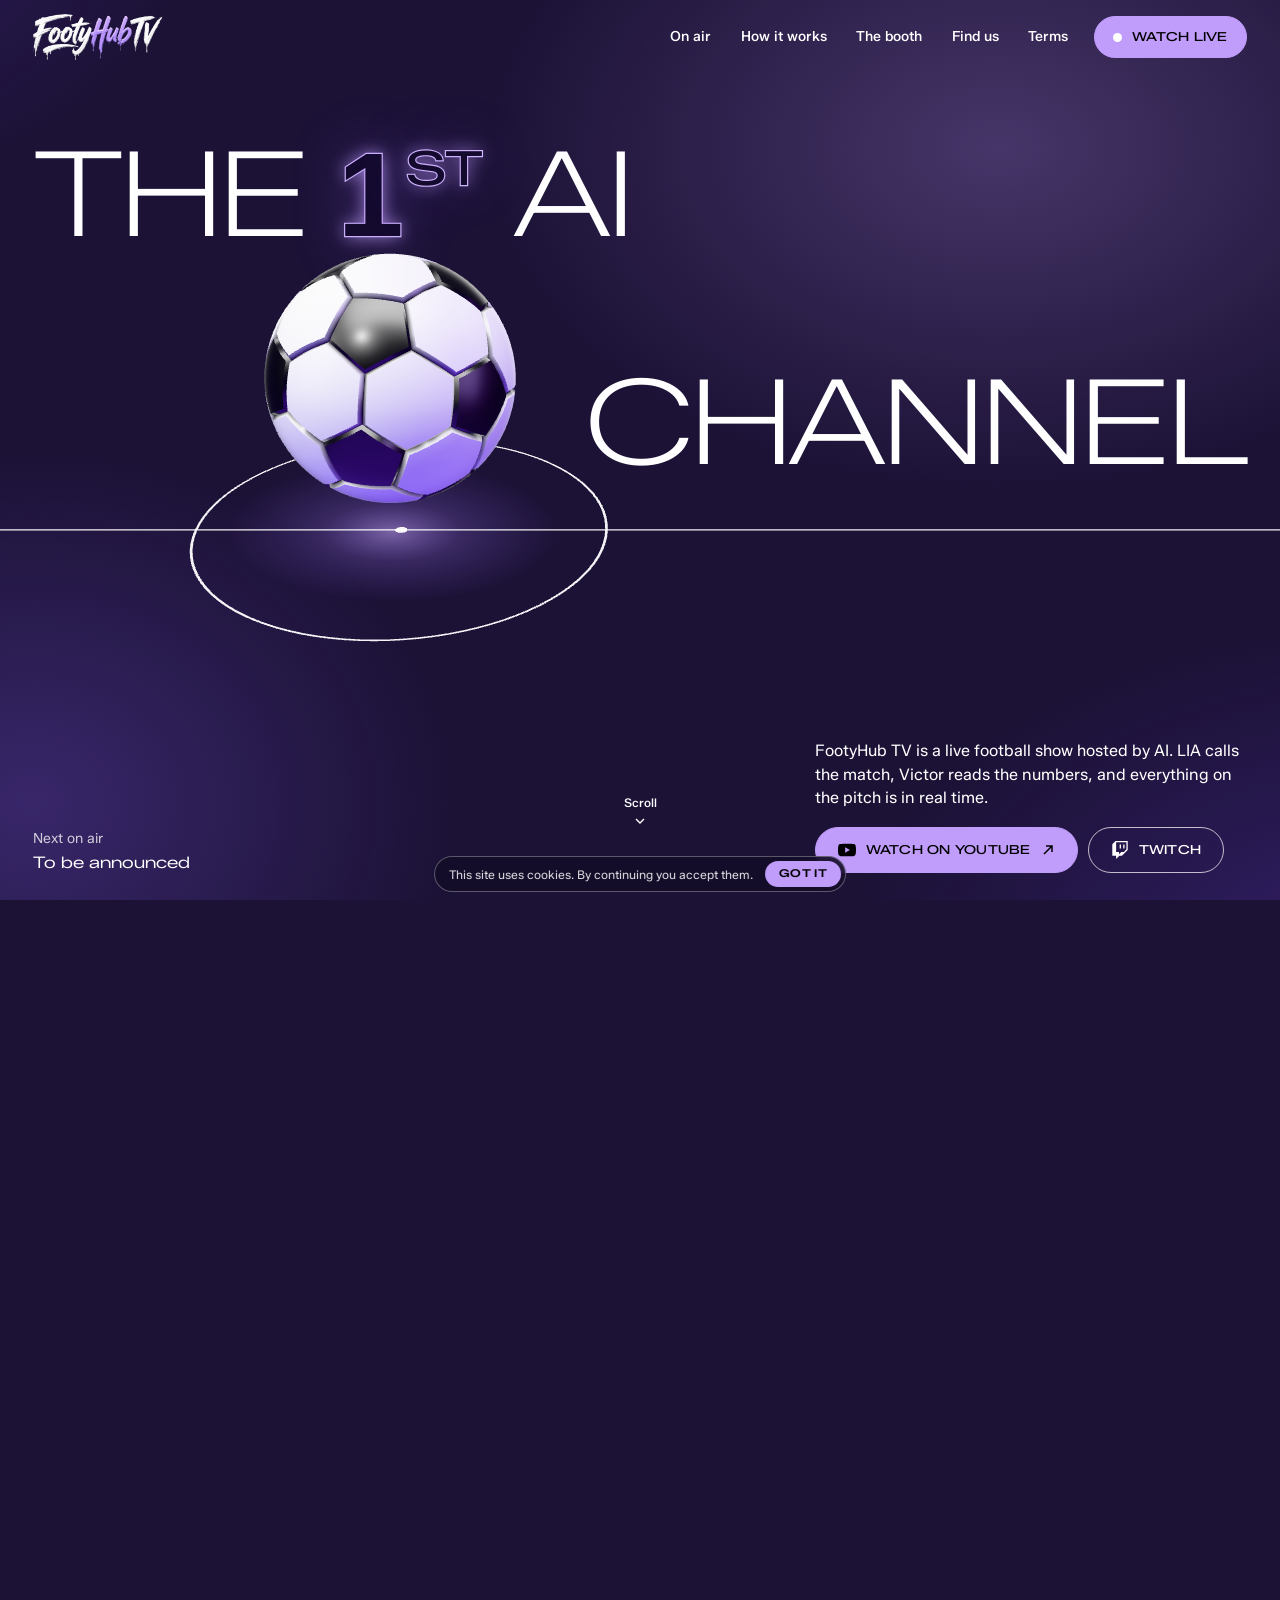
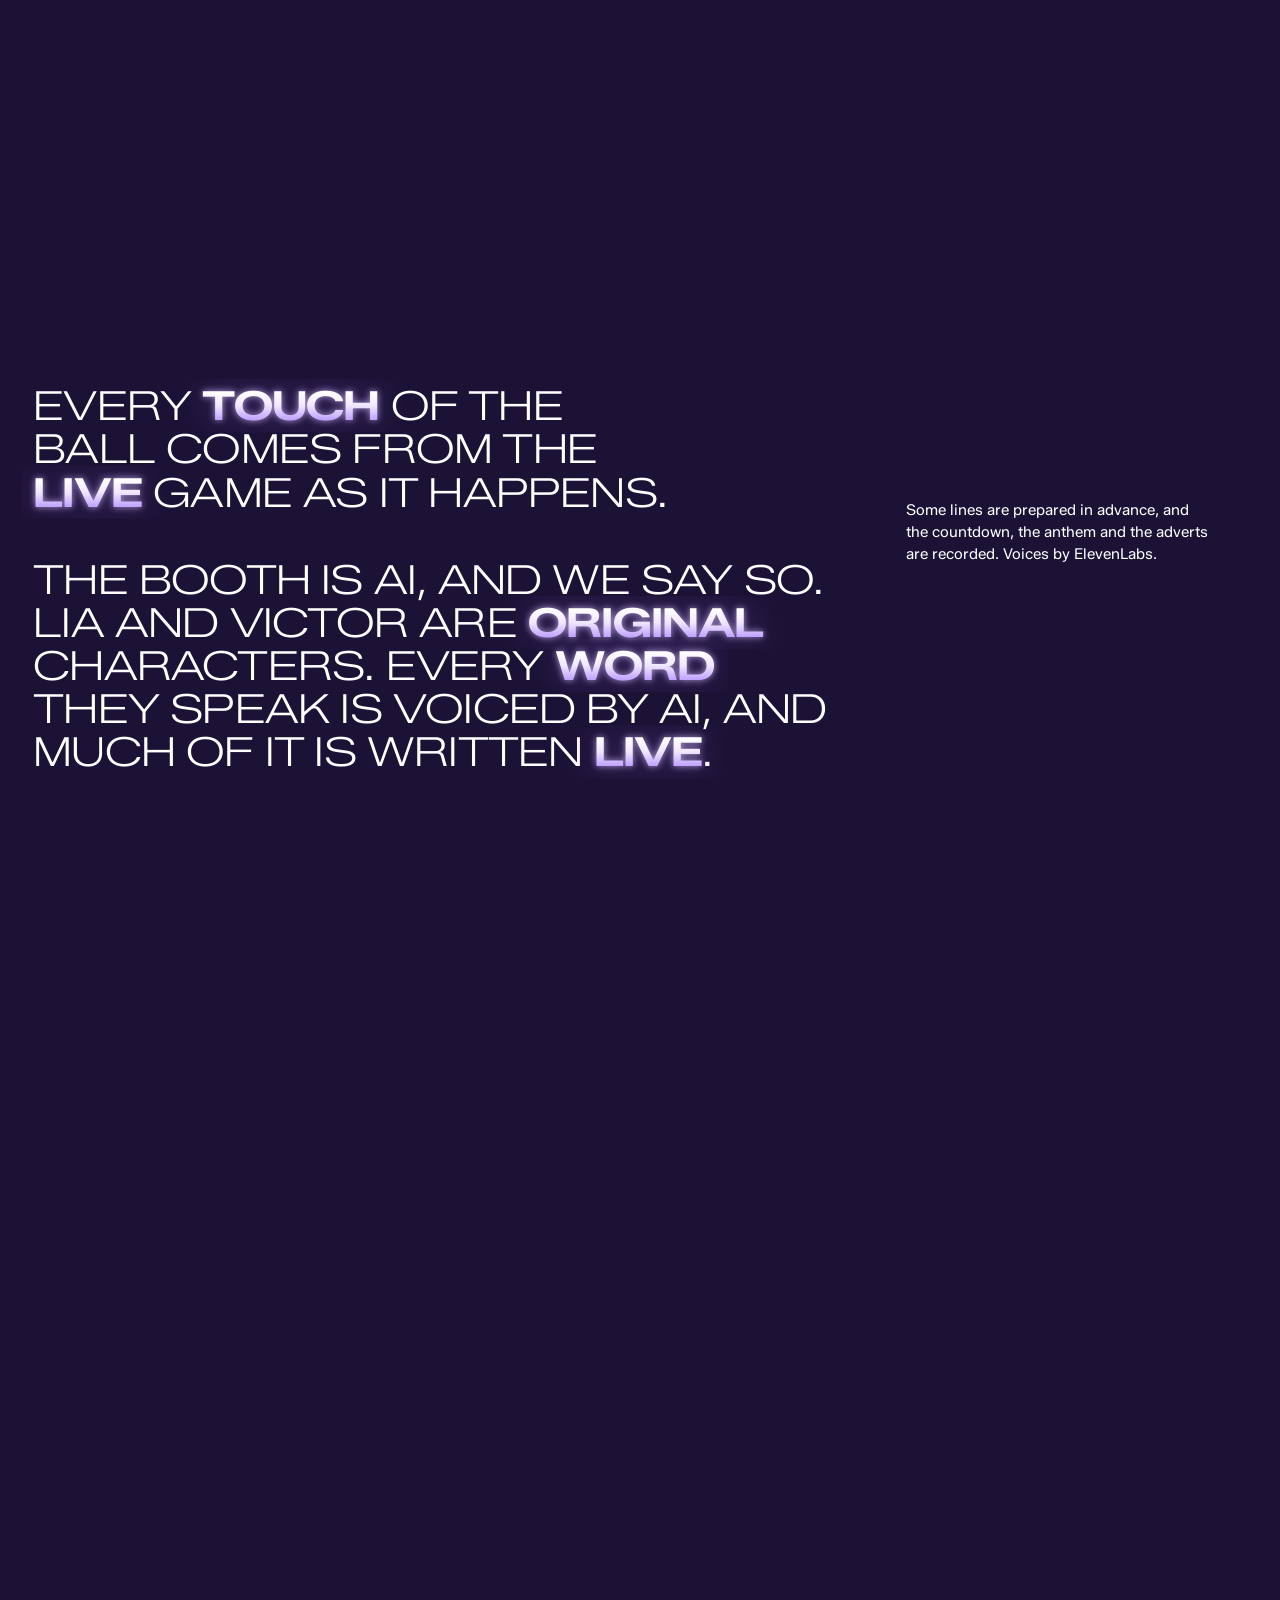
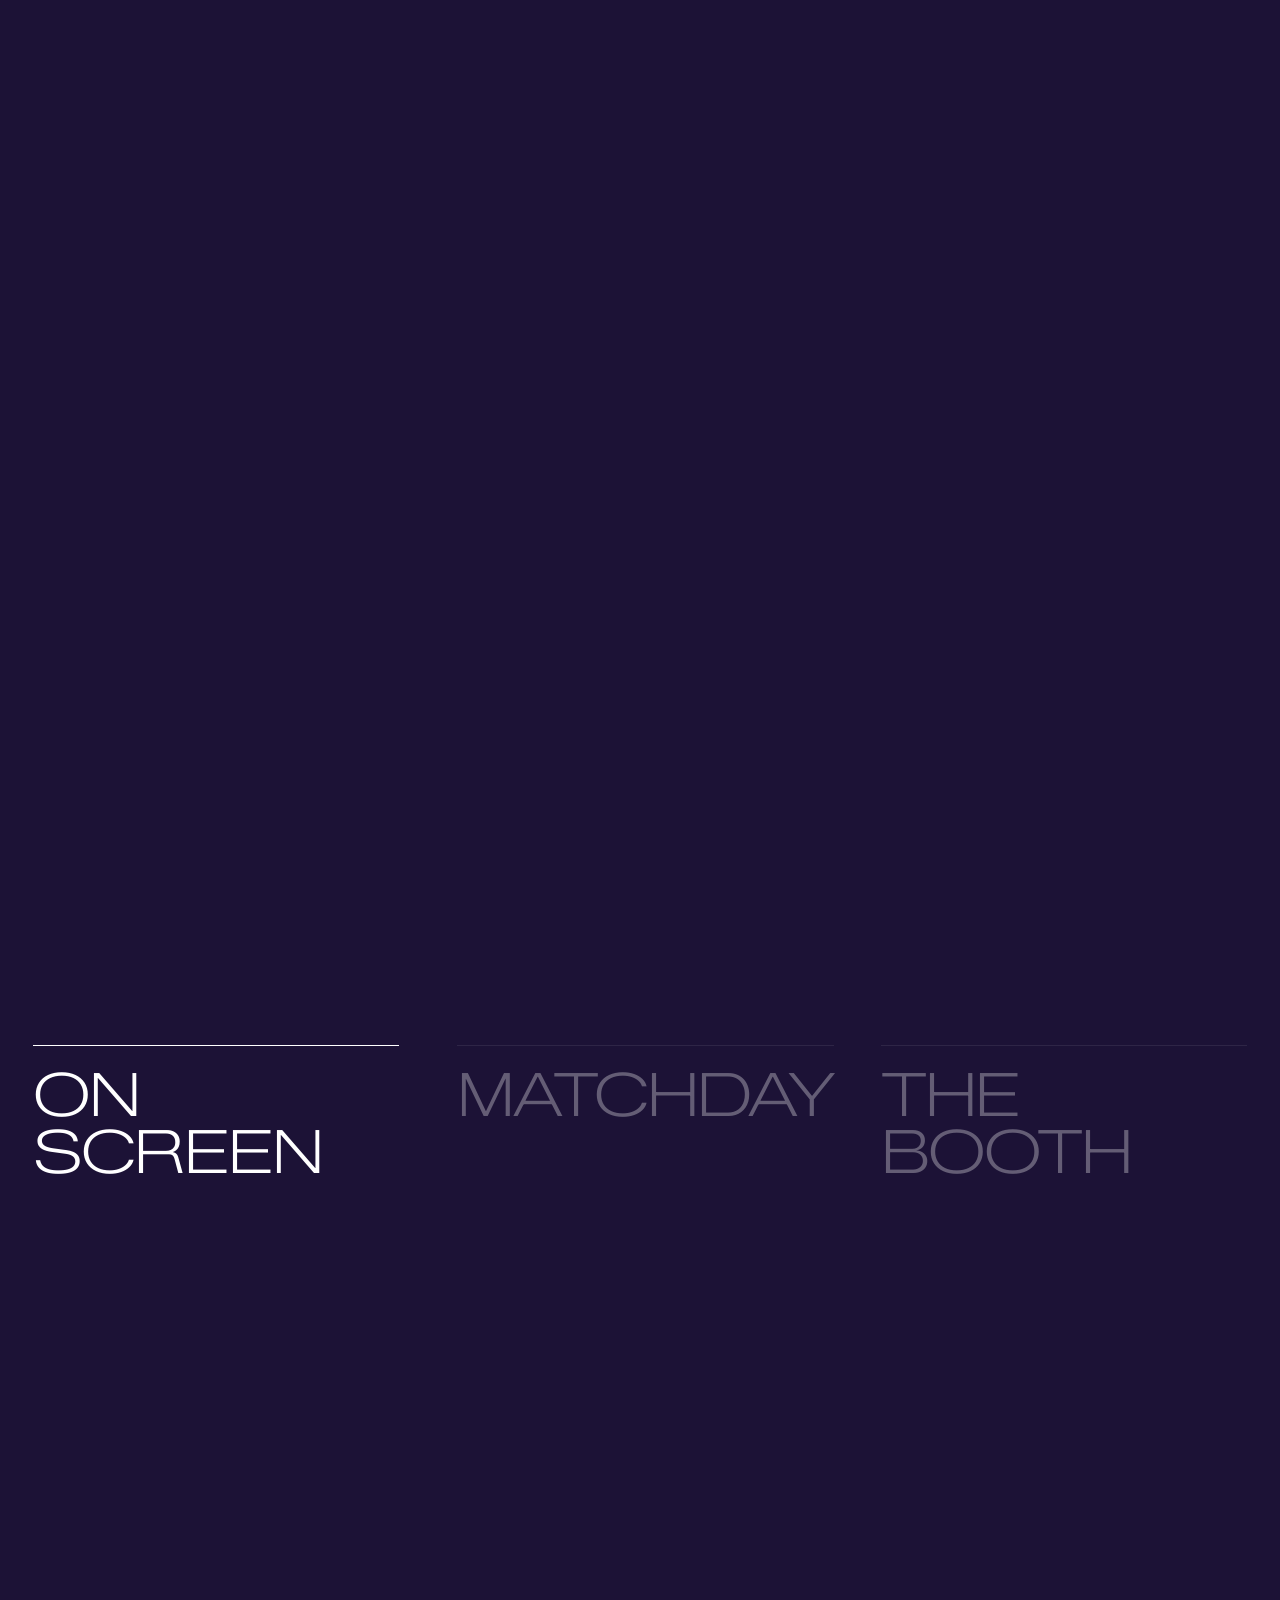
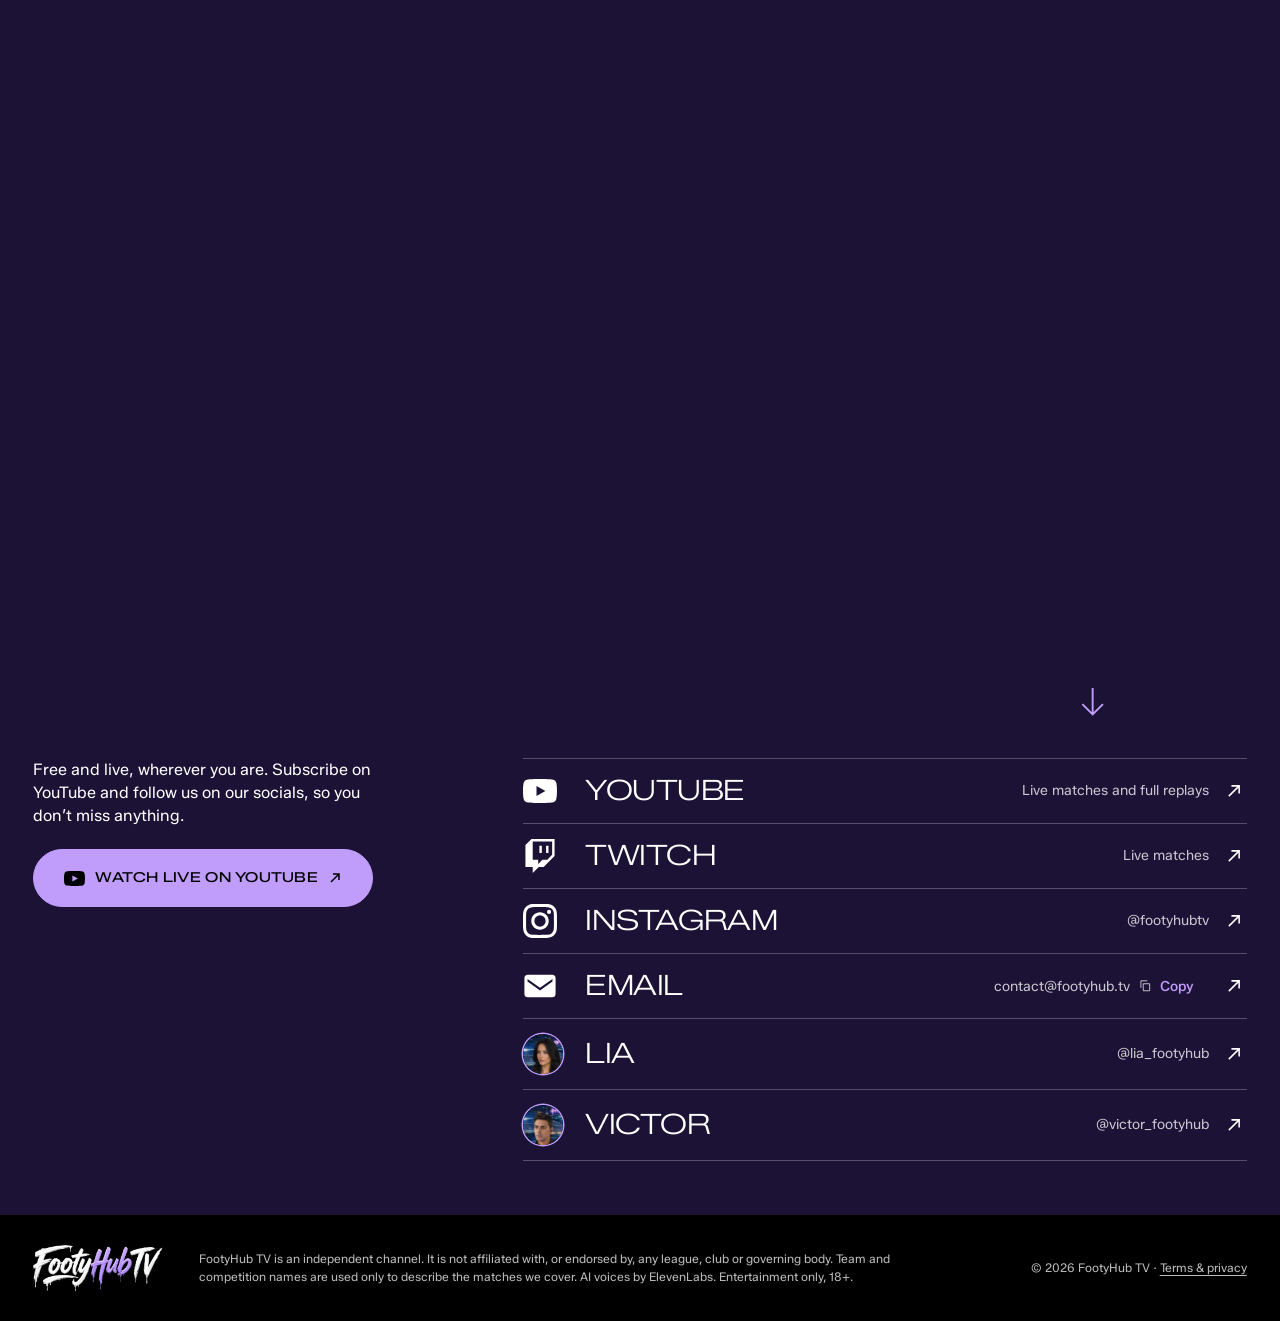
<file: index.html>
<!DOCTYPE html>
<html lang="en" class="dark" data-theme="dark">
<head>
<meta charset="utf-8">
<meta name="viewport" content="width=device-width, initial-scale=1, viewport-fit=cover">
<!-- The page is dark by design and says so, so that browser dark modes and dark-mode add-ons leave it exactly as it is. -->
<meta name="color-scheme" content="dark">
<meta name="darkreader-lock">
<meta name="theme-color" content="#1C1236">
<title>FootyHub TV: the 1st AI football channel</title>
<meta name="description" content="FootyHub TV is a live football show hosted by AI. LIA calls the match, Victor reads the numbers, and everything on the pitch is in real time. Watch live on YouTube and Twitch.">
<meta property="og:title" content="FootyHub TV: the 1st AI football channel">
<meta property="og:description" content="A live football show hosted by AI. The match is real. The booth is not.">
<meta property="og:type" content="website">
<meta property="og:site_name" content="FootyHub TV">
<meta property="og:url" content="https://footyhub.tv/">
<meta property="og:image" content="https://footyhub.tv/og-image.png">
<meta property="og:image:width" content="1200">
<meta property="og:image:height" content="630">
<meta property="og:image:alt" content="FootyHub TV, the AI football channel">
<meta name="twitter:card" content="summary_large_image">
<link rel="canonical" href="https://footyhub.tv/">
<link rel="manifest" href="manifest.json">
<link rel="apple-touch-icon" href="icon-192.png">
<link rel="preload" href="assets/fonts/ZalandoSansExpanded-latin.woff2" as="font" type="font/woff2" crossorigin>
<link rel="preload" href="assets/fonts/ZalandoSans-latin.woff2" as="font" type="font/woff2" crossorigin>
<link rel="icon" href="assets/img/icon-192.png" type="image/png">
<link rel="stylesheet" href="css/site.css?v=fed4ee05ea">
<script>document.documentElement.classList.add('js');</script>
</head>
<body>
<a class="skip" href="#main">Skip to content</a>
<div class="stage-bg" aria-hidden="true"><i></i></div>
<canvas id="gl" aria-hidden="true"></canvas>

<header class="nav" data-nav>
  <a class="nav__logo" href="#top" aria-label="FootyHub TV, back to top">
    <img src="assets/img/logo.webp" width="905" height="320" alt="FootyHub TV">
  </a>
  <nav class="nav__links" aria-label="Sections">
    <a href="#on-air">On air</a>
    <a href="#how">How it works</a>
    <a href="#lia">The booth</a>
    <a href="#find">Find us</a>
    <a href="terms.html">Terms</a>
  </nav>
  <a class="pill pill--nav" href="https://www.youtube.com/@FootyHub_TV/live" target="_blank" rel="noopener" data-watch>
    <span class="dot" data-live-dot aria-hidden="true"></span><span data-watch-label>Watch live</span>
  </a>
</header>

<main id="main">

  <section class="hero" id="top" data-section="hero">
    <!-- the ball stands where the word "football" would be: THE FIRST AI (ball) CHANNEL -->
    <h1 class="display" aria-label="The 1st AI football channel">
      <span class="l" style="--i:0" aria-hidden="true"><span>The <b class="first"><span class="one">1</span><sup>st</sup></b> AI</span></span>
      <span class="anchor anchor--ball0" data-anchor="ball0" aria-hidden="true"></span>
      <span class="l l--gap" aria-hidden="true"><span>&nbsp;</span></span>
      <span class="l l--r" style="--i:2" aria-hidden="true"><span>channel</span></span>
    </h1>
    <div class="hero__foot">
      <p class="status reveal" style="--d:500" data-status aria-live="polite">
        <span class="status__k">Next on air</span>
        <span class="status__v" data-status-text>To be announced</span>
      </p>
      <a class="scroll-hint reveal" style="--d:900" href="#on-air">
        <span>Scroll</span>
        <svg width="12" height="12" viewBox="0 0 12 12" aria-hidden="true"><path d="M2 4l4 4 4-4" fill="none" stroke="currentColor" stroke-width="1.4"/></svg>
      </a>
      <div class="hero__copy reveal" style="--d:650">
        <p>FootyHub TV is a live football show hosted by AI. LIA calls the match, Victor reads the numbers, and everything on the pitch is in real time.</p>
        <div class="pills">
          <a class="pill" href="https://www.youtube.com/@FootyHub_TV/live" target="_blank" rel="noopener">
            <svg class="pill__ico" viewBox="0 0 24 24" fill="currentColor" aria-hidden="true"><use href="assets/img/icons.svg#youtube"/></svg>Watch on YouTube
            <svg class="arr" width="14" height="14" viewBox="0 0 14 14" aria-hidden="true"><path d="M3 11L11 3M5 3h6v6" fill="none" stroke="currentColor" stroke-width="1.5"/></svg></a>
          <a class="pill pill--ghost" href="https://www.twitch.tv/footyhubtv" target="_blank" rel="noopener">
            <svg class="pill__ico" viewBox="0 0 24 24" fill="currentColor" aria-hidden="true"><use href="assets/img/icons.svg#twitch"/></svg>Twitch</a>
        </div>
      </div>
    </div>
  </section>

  <section class="onair" id="on-air" data-section="onair">
    <div class="pin pin--word">
      <h2 class="word" data-split aria-label="On air">On air</h2>
    </div>
    <div class="pin pin--ui">
      <div class="anchor anchor--screen" data-anchor="pitch" aria-hidden="true"></div>
      <ul class="callouts">
        <li class="reveal" style="--d:0"><h3>The ball, live</h3><p>You follow where it is on the pitch, straight from the match.</p></li>
        <li class="reveal" style="--d:70"><h3>The numbers</h3><p>Score, clock and match stats as they change.</p></li>
        <li class="reveal" style="--d:140"><h3>Your chat</h3><p>YouTube and Twitch messages on screen. Ask with !LIA or !VICTOR.</p></li>
        <li class="reveal" style="--d:210"><h3>Every word</h3><p>Subtitles for each line the hosts speak.</p></li>
      </ul>
    </div>
  </section>

  <section class="statement" id="how" data-section="statement">
    <div class="statement__text">
      <p class="say" data-lines>The match is <b>real</b>. Every <b>score</b>, every <b>stat</b> and every <b>touch</b> of the ball comes from the <b>live</b> game as it happens.</p>
      <p class="say" data-lines>The booth is AI, and we say so. LIA and Victor are <b>original</b> characters. Every <b>word</b> they speak is voiced by AI, and much of it is written <b>live</b>.</p>
    </div>
    <aside class="statement__side">
      <div class="anchor anchor--side" data-anchor="side" aria-hidden="true"></div>
      <p data-lines>Some lines are prepared in advance, and the countdown, the anthem and the adverts are recorded. Voices by ElevenLabs.</p>
    </aside>
  </section>

  <section class="chapter" id="lia" data-section="lia">
    <div class="pin pin--word">
      <h2 class="word" data-split aria-label="LIA">Lia</h2>
    </div>
    <div class="pin pin--ui">
      <div class="anchor anchor--duo" data-anchor="lia">
        <img class="fallback" src="assets/img/lia_2.webp" alt="LIA, the AI host of FootyHub TV, walking down a street in a long coat">
        <img class="fallback" src="assets/img/lia_1.webp" alt="LIA in profile, wearing a cream sweater">
      </div>
      <div class="meta reveal" style="--d:60">
        <span class="tag">Host</span><span class="tag">Lead commentator</span>
      </div>
      <div class="desc reveal" style="--d:140">
        <p class="desc__quote">“Oh, that is SENSATIONAL!”</p>
        <p>A new kind of AI football commentator with a real personality, fast, passionate and a little cheeky. At least she’s honest.</p>
      </div>
      <div class="actions reveal" style="--d:220">
        <button class="pill" type="button" data-audio="lia" aria-pressed="false">
          <svg class="ico" width="12" height="12" viewBox="0 0 12 12" aria-hidden="true"><path class="ico-play" d="M3 1.5v9l7.5-4.5z" fill="currentColor"/><path class="ico-stop" d="M2.5 2.5h7v7h-7z" fill="currentColor"/></svg>
          <span data-audio-label>Hear LIA</span></button>
        <a class="pill pill--ghost" href="https://www.instagram.com/lia_footyhub/" target="_blank" rel="noopener">
          <svg class="pill__ico" viewBox="0 0 24 24" fill="currentColor" aria-hidden="true"><use href="assets/img/icons.svg#instagram"/></svg>Instagram</a>
      </div>
    </div>
  </section>

  <section class="chapter" id="victor" data-section="victor">
    <div class="pin pin--word">
      <h2 class="word" data-split aria-label="Victor">Victor</h2>
    </div>
    <div class="pin pin--ui">
      <div class="anchor anchor--duo" data-anchor="victor">
        <img class="fallback" src="assets/img/victor_1.webp" alt="Victor, the AI analyst of FootyHub TV, at dinner with a glass of wine">
        <img class="fallback" src="assets/img/victor_2.webp" alt="Victor swimming in the sea">
      </div>
      <div class="meta reveal" style="--d:60">
        <span class="tag">Analyst</span><span class="tag">Tipster</span>
      </div>
      <div class="desc reveal" style="--d:140">
        <p class="desc__quote">“The numbers don’t lie.”</p>
        <p>Cool, sharp and data-driven. Victor breaks down the tactics, reads the xG and tracks his Triple Bet live on air. He goes through all the football news, so it’s hard for him to get it wrong. That’s why his last name is Profét.</p>
        <p class="fine">Entertainment only. 18+. Not financial advice.</p>
      </div>
      <div class="actions reveal" style="--d:220">
        <button class="pill" type="button" data-audio="victor" aria-pressed="false">
          <svg class="ico" width="12" height="12" viewBox="0 0 12 12" aria-hidden="true"><path class="ico-play" d="M3 1.5v9l7.5-4.5z" fill="currentColor"/><path class="ico-stop" d="M2.5 2.5h7v7h-7z" fill="currentColor"/></svg>
          <span data-audio-label>Hear Victor</span></button>
        <a class="pill pill--ghost" href="https://www.instagram.com/victor_footyhub/" target="_blank" rel="noopener">
          <svg class="pill__ico" viewBox="0 0 24 24" fill="currentColor" aria-hidden="true"><use href="assets/img/icons.svg#instagram"/></svg>Instagram</a>
      </div>
    </div>
  </section>

  <section class="trio" id="show" data-section="trio" aria-label="The show in three parts">
    <div class="pin pin--solo">
      <ul class="trio__list">
        <li class="trio__item" data-trio="0">
          <div class="trio__head">
            <span class="anchor anchor--spot" data-anchor="t0" aria-hidden="true"></span>
            <h2 class="trio__title">On screen</h2>
          </div>
          <div class="trio__body">
            <ul>
              <li>Live pitch</li><li>Scoreboard and clock</li><li>Match stats</li><li>Line-ups</li><li>Live chat</li><li>Subtitles</li>
            </ul>
          </div>
        </li>
        <li class="trio__item" data-trio="1">
          <div class="trio__head">
            <span class="anchor anchor--spot" data-anchor="t1" aria-hidden="true"></span>
            <h2 class="trio__title">Matchday</h2>
          </div>
          <div class="trio__body">
            <ol>
              <li>Countdown</li><li>Pre-match</li><li>Kick-off</li><li>Half-time show</li><li>Full-time show</li>
            </ol>
          </div>
        </li>
        <li class="trio__item" data-trio="2">
          <div class="trio__head">
            <span class="anchor anchor--spot" data-anchor="t2" aria-hidden="true"></span>
            <h2 class="trio__title">The booth</h2>
          </div>
          <div class="trio__body">
            <ul>
              <li>LIA, play-by-play</li><li>Victor, analysis and picks</li><li>Your questions, live</li>
            </ul>
          </div>
        </li>
      </ul>
    </div>
  </section>

  <!-- the last act: the whole title first with the goal small beneath it; scrolling brings the goal forward and the ball goes in -->
  <section class="watch" id="watch" data-section="watch">
    <div class="pin pin--word">
      <h2 class="word word--lines" aria-label="Watch every goal live">
        <span class="ln"><span class="w" data-split>Watch</span> <span class="w" data-split>every</span></span>
        <span class="ln"><span class="w" data-split>goal</span> <span class="w"><span data-split>live</span><i class="live-ball" aria-hidden="true"></i></span></span>
      </h2>
    </div>
    <div class="pin pin--ui">
      <div class="anchor anchor--goal" data-anchor="goal" aria-hidden="true"></div>
    </div>
  </section>

  <section class="find" id="find" data-section="find" aria-labelledby="find-title">
    <!-- the heading stands right above the list, on its left edge, and its arrow points down at it -->
    <h2 class="find__title" id="find-title">
      <span class="anchor anchor--find" data-anchor="find" aria-hidden="true"></span>
      <span data-lines>Find us here</span>
      <svg class="find__arrow reveal" style="--d:520" viewBox="0 0 24 24" aria-hidden="true"><g><path d="M12 2v18M5 13l7 7 7-7" fill="none" stroke="currentColor" stroke-width="1.3"/></g></svg>
    </h2>
    <div class="find__lead reveal">
      <p>Free and live, wherever you are. Subscribe on YouTube and follow us on our socials, so you don’t miss anything.</p>
      <a class="pill pill--big" href="https://www.youtube.com/@FootyHub_TV/live" target="_blank" rel="noopener">
        <svg class="pill__ico" viewBox="0 0 24 24" fill="currentColor" aria-hidden="true"><use href="assets/img/icons.svg#youtube"/></svg>Watch live on YouTube
        <svg class="arr" width="14" height="14" viewBox="0 0 14 14" aria-hidden="true"><path d="M3 11L11 3M5 3h6v6" fill="none" stroke="currentColor" stroke-width="1.5"/></svg></a>
    </div>
    <ul class="rows">
      <li class="reveal"><a href="https://www.youtube.com/@FootyHub_TV" target="_blank" rel="noopener"><svg class="rows__ico" viewBox="0 0 24 24" fill="currentColor" aria-hidden="true"><use href="assets/img/icons.svg#youtube"/></svg><span class="rows__n">YouTube</span><span class="rows__d">Live matches and full replays</span><svg class="arr" width="18" height="18" viewBox="0 0 14 14" aria-hidden="true"><path d="M3 11L11 3M5 3h6v6" fill="none" stroke="currentColor" stroke-width="1.2"/></svg></a></li>
      <li class="reveal" style="--d:60"><a href="https://www.twitch.tv/footyhubtv" target="_blank" rel="noopener"><svg class="rows__ico" viewBox="0 0 24 24" fill="currentColor" aria-hidden="true"><use href="assets/img/icons.svg#twitch"/></svg><span class="rows__n">Twitch</span><span class="rows__d">Live matches</span><svg class="arr" width="18" height="18" viewBox="0 0 14 14" aria-hidden="true"><path d="M3 11L11 3M5 3h6v6" fill="none" stroke="currentColor" stroke-width="1.2"/></svg></a></li>
      <li class="reveal" style="--d:120"><a href="https://www.instagram.com/footyhubtv/" target="_blank" rel="noopener"><svg class="rows__ico" viewBox="0 0 24 24" fill="currentColor" aria-hidden="true"><use href="assets/img/icons.svg#instagram"/></svg><span class="rows__n">Instagram</span><span class="rows__d">@footyhubtv</span><svg class="arr" width="18" height="18" viewBox="0 0 14 14" aria-hidden="true"><path d="M3 11L11 3M5 3h6v6" fill="none" stroke="currentColor" stroke-width="1.2"/></svg></a></li>
      <!-- the row opens a ready-to-write message in Gmail (on a phone: the mail app); the address itself is a button that copies it -->
      <li class="reveal rows__mail" style="--d:180"><a href="https://mail.google.com/mail/?view=cm&amp;fs=1&amp;to=contact@footyhub.tv" target="_blank" rel="noopener" data-mail="contact@footyhub.tv" aria-label="Email us at contact@footyhub.tv"><svg class="rows__ico" viewBox="0 0 24 24" fill="currentColor" aria-hidden="true"><use href="assets/img/icons.svg#mail"/></svg><span class="rows__n">Email</span><span class="rows__d" aria-hidden="true"></span><svg class="arr" width="18" height="18" viewBox="0 0 14 14" aria-hidden="true"><path d="M3 11L11 3M5 3h6v6" fill="none" stroke="currentColor" stroke-width="1.2"/></svg></a><button class="rows__copy" type="button" data-copy="contact@footyhub.tv" aria-label="Copy the address contact@footyhub.tv"><span>contact@footyhub.tv</span><svg viewBox="0 0 24 24" aria-hidden="true"><path d="M9 9h11v12H9zM5 16V4h11" fill="none" stroke="currentColor" stroke-width="1.6"/></svg><span class="rows__copy-label" data-copy-label aria-live="polite">Copy</span></button></li>
      <li class="reveal" style="--d:240"><a href="https://www.instagram.com/lia_footyhub/" target="_blank" rel="noopener"><img class="rows__ico rows__ico--face" src="assets/img/lia_icon.webp" width="192" height="192" alt="" loading="lazy"><span class="rows__n">LIA</span><span class="rows__d">@lia_footyhub</span><svg class="arr" width="18" height="18" viewBox="0 0 14 14" aria-hidden="true"><path d="M3 11L11 3M5 3h6v6" fill="none" stroke="currentColor" stroke-width="1.2"/></svg></a></li>
      <li class="reveal" style="--d:300"><a href="https://www.instagram.com/victor_footyhub/" target="_blank" rel="noopener"><img class="rows__ico rows__ico--face" src="assets/img/victor_icon.webp" width="192" height="192" alt="" loading="lazy"><span class="rows__n">Victor</span><span class="rows__d">@victor_footyhub</span><svg class="arr" width="18" height="18" viewBox="0 0 14 14" aria-hidden="true"><path d="M3 11L11 3M5 3h6v6" fill="none" stroke="currentColor" stroke-width="1.2"/></svg></a></li>
    </ul>
  </section>

</main>

<footer class="foot">
  <img class="foot__logo" src="assets/img/logo.webp" width="905" height="320" alt="FootyHub TV" loading="lazy">
  <p class="foot__legal">FootyHub TV is an independent channel. It is not affiliated with, or endorsed by, any league, club or governing body. Team and competition names are used only to describe the matches we cover. AI voices by ElevenLabs. Entertainment only, 18+.</p>
  <p class="foot__copy">© 2026 FootyHub TV · <a href="terms.html">Terms &amp; privacy</a></p>
</footer>

<!-- cookie notice: one small framed line with a single button. The only cookie it leads to is the one that remembers the click. -->
<div class="cookies" data-cookies role="region" aria-label="Cookies" hidden>
  <p>This site uses cookies. By continuing you accept them.</p>
  <button class="cookies__ok" type="button" data-cookies-ok>Got it</button>
</div>

<script type="module" src="js/app.js?v=e8b2eaae23"></script>
</body>
</html>
</file>
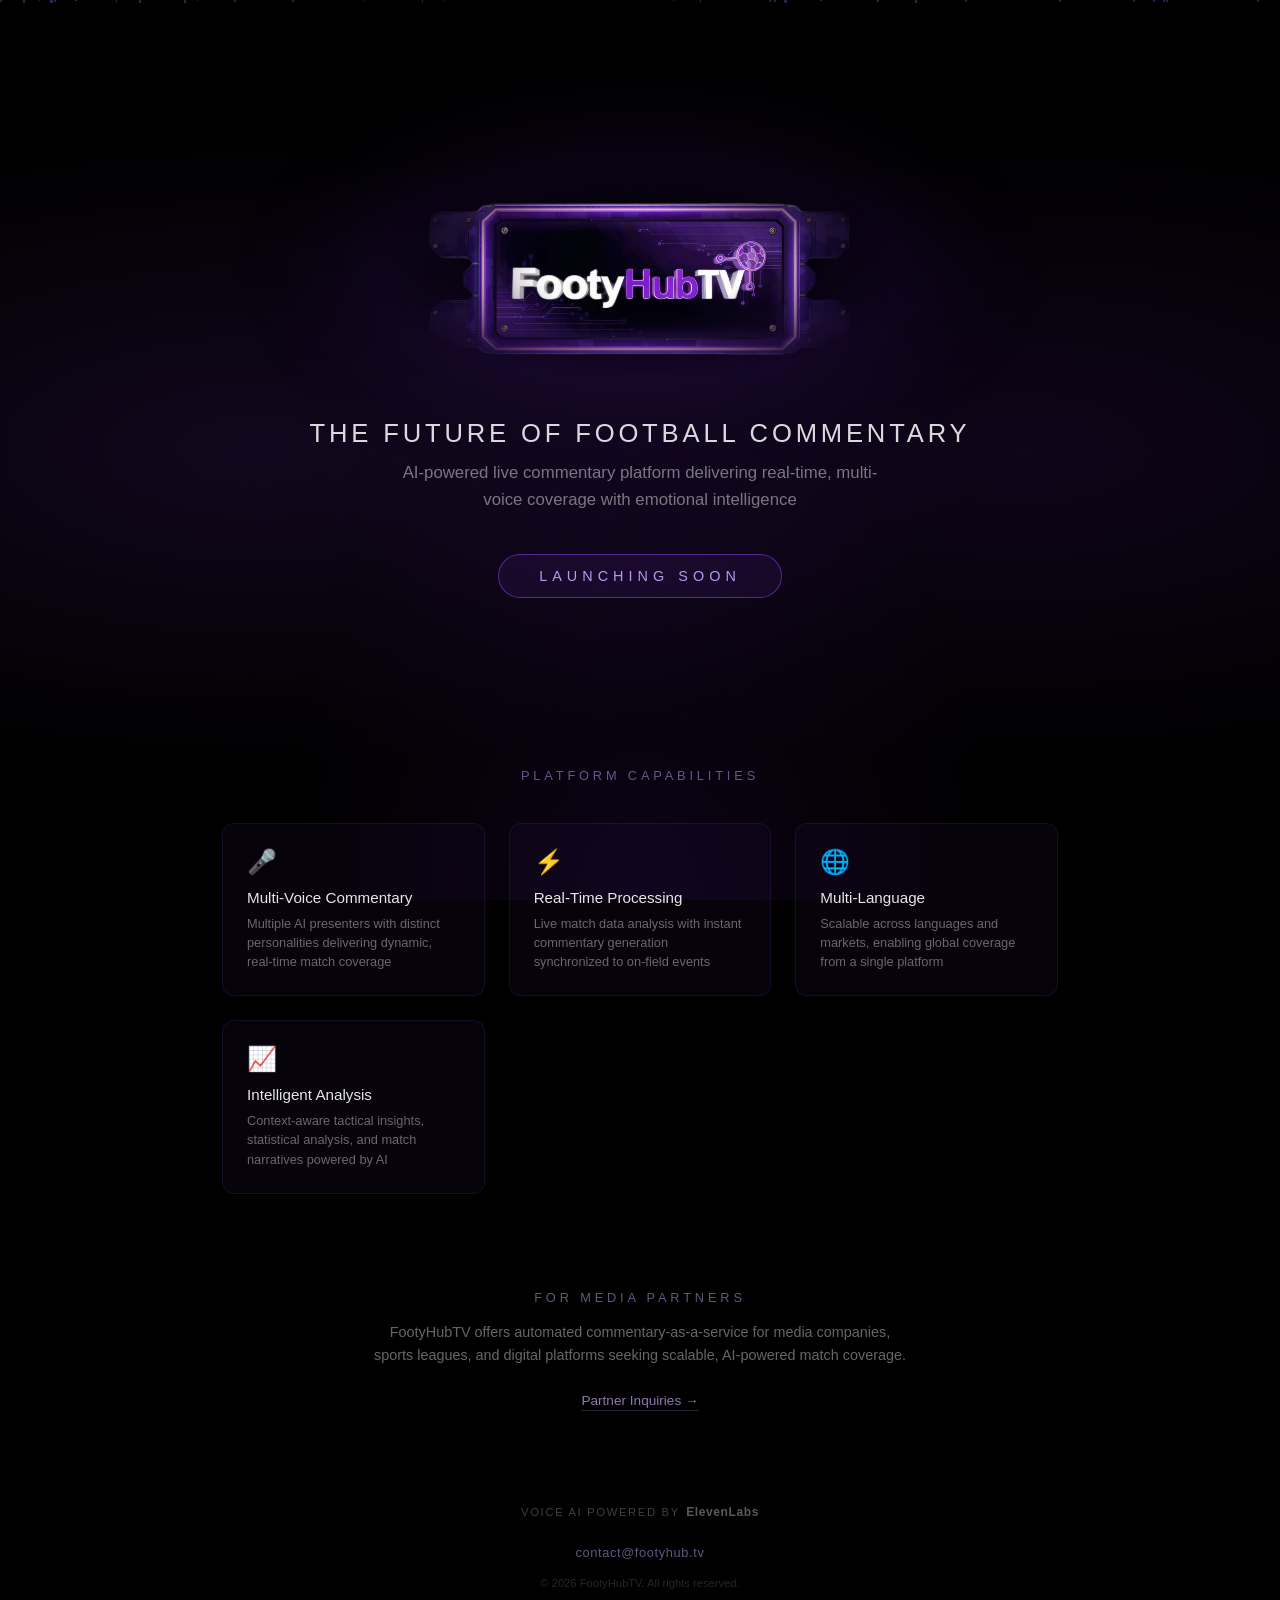
<file: landing-old.html>
<!DOCTYPE html>
<html lang="en">
<head>
    <meta charset="UTF-8">
    <meta name="viewport" content="width=device-width, initial-scale=1.0">
    <title>FootyHubTV — AI-Powered Live Football Commentary Platform</title>
    <meta name="description" content="FootyHubTV is the world's first AI-powered live football commentary platform. Real-time, multi-voice, emotionally intelligent coverage.">
    <meta property="og:title" content="FootyHubTV — The Future of Football Commentary">
    <meta property="og:description" content="AI-powered live football commentary platform. Real-time, multi-voice coverage for fans, media companies, and leagues.">
    <meta property="og:image" content="logo.png">
    <meta property="og:type" content="website">
    <link rel="icon" type="image/png" href="logo.png">
    <style>
        * {
            margin: 0;
            padding: 0;
            box-sizing: border-box;
        }

        body {
            min-height: 100vh;
            display: flex;
            flex-direction: column;
            align-items: center;
            background: #000;
            color: #fff;
            font-family: 'Segoe UI', -apple-system, BlinkMacSystemFont, sans-serif;
            position: relative;
            overflow-x: hidden;
        }

        /* Animated background */
        body::before {
            content: '';
            position: fixed;
            top: 0; left: 0; right: 0; bottom: 0;
            background:
                radial-gradient(ellipse at 20% 50%, rgba(120, 50, 200, 0.15) 0%, transparent 50%),
                radial-gradient(ellipse at 80% 50%, rgba(150, 50, 255, 0.1) 0%, transparent 50%),
                radial-gradient(ellipse at 50% 100%, rgba(100, 30, 180, 0.12) 0%, transparent 40%);
            z-index: 0;
            animation: bgPulse 8s ease-in-out infinite alternate;
        }

        @keyframes bgPulse {
            0% { opacity: 0.6; }
            100% { opacity: 1; }
        }

        /* ── HERO SECTION ── */
        .hero {
            position: relative;
            z-index: 1;
            text-align: center;
            padding: 4rem 2rem 2rem;
            max-width: 800px;
            min-height: 80vh;
            display: flex;
            flex-direction: column;
            align-items: center;
            justify-content: center;
        }

        .logo-wrapper {
            position: relative;
            display: inline-block;
            margin-bottom: 2rem;
            animation: logoIn 1.5s ease-out;
        }

        .logo-wrapper::before {
            content: '';
            position: absolute;
            inset: -30%;
            background: radial-gradient(ellipse at center, rgba(120, 50, 220, 0.35) 0%, rgba(100, 30, 200, 0.15) 30%, transparent 65%);
            z-index: -1;
            border-radius: 50%;
            filter: blur(40px);
        }

        .logo {
            width: min(90vw, 500px);
            height: auto;
            filter: drop-shadow(0 0 60px rgba(140, 60, 255, 0.5)) drop-shadow(0 0 120px rgba(120, 40, 220, 0.3));
            mask-image: radial-gradient(ellipse 70% 65% at center, black 30%, transparent 75%);
            -webkit-mask-image: radial-gradient(ellipse 70% 65% at center, black 30%, transparent 75%);
        }

        @keyframes logoIn {
            0% { opacity: 0; transform: scale(0.8) translateY(30px); }
            100% { opacity: 1; transform: scale(1) translateY(0); }
        }

        .tagline {
            font-size: clamp(1.1rem, 3vw, 1.6rem);
            font-weight: 300;
            letter-spacing: 0.15em;
            text-transform: uppercase;
            color: rgba(255, 255, 255, 0.85);
            margin-bottom: 0.8rem;
            animation: fadeUp 1.5s ease-out 0.3s both;
        }

        .subtext {
            font-size: clamp(0.9rem, 2vw, 1.05rem);
            color: rgba(255, 255, 255, 0.45);
            font-weight: 300;
            margin-bottom: 2.5rem;
            max-width: 500px;
            line-height: 1.6;
            animation: fadeUp 1.5s ease-out 0.6s both;
        }

        @keyframes fadeUp {
            0% { opacity: 0; transform: translateY(20px); }
            100% { opacity: 1; transform: translateY(0); }
        }

        .coming-soon {
            display: inline-block;
            font-size: clamp(0.75rem, 1.8vw, 0.9rem);
            letter-spacing: 0.35em;
            text-transform: uppercase;
            padding: 0.8rem 2.5rem;
            border: 1px solid rgba(150, 70, 255, 0.5);
            border-radius: 50px;
            color: rgba(200, 170, 255, 0.9);
            background: rgba(150, 70, 255, 0.08);
            animation: fadeUp 1.5s ease-out 0.9s both;
            position: relative;
            overflow: hidden;
        }

        .coming-soon::before {
            content: '';
            position: absolute;
            top: 0; left: -100%;
            width: 100%; height: 100%;
            background: linear-gradient(90deg, transparent, rgba(150, 70, 255, 0.15), transparent);
            animation: shimmer 3s ease-in-out infinite;
        }

        @keyframes shimmer {
            0% { left: -100%; }
            100% { left: 100%; }
        }

        /* ── PREVIEW SECTION ── */
        .preview {
            position: relative;
            z-index: 1;
            width: 100%;
            max-width: 900px;
            padding: 0 2rem 2rem;
            animation: fadeUp 1.5s ease-out 1s both;
        }

        .preview-wrapper {
            border-radius: 12px;
            overflow: hidden;
            border: 1px solid rgba(150, 70, 255, 0.15);
            box-shadow: 0 0 60px rgba(120, 50, 220, 0.15);
        }

        .preview-img {
            width: 100%;
            height: auto;
            display: block;
        }

        /* ── FEATURES SECTION ── */
        .features {
            position: relative;
            z-index: 1;
            width: 100%;
            max-width: 900px;
            padding: 3rem 2rem;
            animation: fadeUp 1.5s ease-out 1.2s both;
        }

        .features-title {
            text-align: center;
            font-size: clamp(0.7rem, 1.5vw, 0.8rem);
            letter-spacing: 0.3em;
            text-transform: uppercase;
            color: rgba(200, 170, 255, 0.5);
            margin-bottom: 2.5rem;
        }

        .features-grid {
            display: grid;
            grid-template-columns: repeat(auto-fit, minmax(220px, 1fr));
            gap: 1.5rem;
        }

        .feature-card {
            background: rgba(150, 70, 255, 0.04);
            border: 1px solid rgba(150, 70, 255, 0.12);
            border-radius: 12px;
            padding: 1.5rem;
            transition: border-color 0.3s, background 0.3s;
        }

        .feature-card:hover {
            border-color: rgba(150, 70, 255, 0.3);
            background: rgba(150, 70, 255, 0.08);
        }

        .feature-icon {
            font-size: 1.5rem;
            margin-bottom: 0.8rem;
        }

        .feature-card h3 {
            font-size: 0.95rem;
            font-weight: 500;
            margin-bottom: 0.5rem;
            color: rgba(255, 255, 255, 0.9);
        }

        .feature-card p {
            font-size: 0.8rem;
            color: rgba(255, 255, 255, 0.4);
            line-height: 1.5;
        }

        /* ── B2B SECTION ── */
        .b2b {
            position: relative;
            z-index: 1;
            text-align: center;
            padding: 3rem 2rem;
            max-width: 600px;
            animation: fadeUp 1.5s ease-out 1.5s both;
        }

        .b2b-title {
            font-size: clamp(0.7rem, 1.5vw, 0.8rem);
            letter-spacing: 0.3em;
            text-transform: uppercase;
            color: rgba(200, 170, 255, 0.5);
            margin-bottom: 1rem;
        }

        .b2b p {
            font-size: 0.9rem;
            color: rgba(255, 255, 255, 0.4);
            line-height: 1.6;
            margin-bottom: 1.5rem;
        }

        .b2b a {
            color: rgba(200, 170, 255, 0.7);
            text-decoration: none;
            font-size: 0.85rem;
            border-bottom: 1px solid rgba(200, 170, 255, 0.2);
            padding-bottom: 2px;
            transition: color 0.3s, border-color 0.3s;
        }

        .b2b a:hover {
            color: rgba(200, 170, 255, 1);
            border-color: rgba(200, 170, 255, 0.6);
        }

        /* ── FOOTER ── */
        .footer {
            position: relative;
            z-index: 1;
            text-align: center;
            padding: 3rem 2rem 2rem;
            margin-top: auto;
            animation: fadeUp 1.5s ease-out 1.8s both;
        }

        .powered-by {
            display: flex;
            align-items: center;
            justify-content: center;
            gap: 0.5rem;
            margin-bottom: 1.5rem;
        }

        .powered-by span {
            font-size: 0.7rem;
            letter-spacing: 0.15em;
            text-transform: uppercase;
            color: rgba(255, 255, 255, 0.25);
        }

        .powered-by svg {
            height: 18px;
            fill: rgba(255, 255, 255, 0.35);
            transition: fill 0.3s;
        }

        .powered-by a {
            display: flex;
            align-items: center;
            gap: 0.4rem;
            text-decoration: none;
            color: rgba(255, 255, 255, 0.35);
            font-size: 0.75rem;
            font-weight: 500;
            letter-spacing: 0.05em;
            transition: color 0.3s;
        }

        .powered-by a:hover {
            color: rgba(255, 255, 255, 0.7);
        }

        .footer-contact a {
            color: rgba(200, 170, 255, 0.5);
            text-decoration: none;
            font-size: 0.8rem;
            letter-spacing: 0.05em;
            transition: color 0.3s;
        }

        .footer-contact a:hover {
            color: rgba(200, 170, 255, 1);
        }

        .copyright {
            margin-top: 1rem;
            font-size: 0.7rem;
            color: rgba(255, 255, 255, 0.15);
        }

        /* Floating particles */
        .particles {
            position: fixed;
            top: 0; left: 0; right: 0; bottom: 0;
            z-index: 0;
            pointer-events: none;
        }

        .particle {
            position: absolute;
            width: 2px;
            height: 2px;
            background: rgba(150, 100, 255, 0.4);
            border-radius: 50%;
            animation: float linear infinite;
        }

        @keyframes float {
            0% { transform: translateY(100vh) scale(0); opacity: 0; }
            10% { opacity: 1; }
            90% { opacity: 1; }
            100% { transform: translateY(-10vh) scale(1); opacity: 0; }
        }
    </style>
</head>
<body>
    <div class="particles" id="particles"></div>

    <!-- HERO -->
    <section class="hero">
        <div class="logo-wrapper">
            <img src="logo.png" alt="FootyHubTV" class="logo">
        </div>
        <div class="tagline">The Future of Football Commentary</div>
        <div class="subtext">AI-powered live commentary platform delivering real-time, multi-voice coverage with emotional intelligence</div>
        <div class="coming-soon">Launching Soon</div>
    </section>

    <!-- FEATURES -->
    <section class="features">
        <div class="features-title">Platform Capabilities</div>
        <div class="features-grid">
            <div class="feature-card">
                <div class="feature-icon">&#127908;</div>
                <h3>Multi-Voice Commentary</h3>
                <p>Multiple AI presenters with distinct personalities delivering dynamic, real-time match coverage</p>
            </div>
            <div class="feature-card">
                <div class="feature-icon">&#9889;</div>
                <h3>Real-Time Processing</h3>
                <p>Live match data analysis with instant commentary generation synchronized to on-field events</p>
            </div>
            <div class="feature-card">
                <div class="feature-icon">&#127760;</div>
                <h3>Multi-Language</h3>
                <p>Scalable across languages and markets, enabling global coverage from a single platform</p>
            </div>
            <div class="feature-card">
                <div class="feature-icon">&#128200;</div>
                <h3>Intelligent Analysis</h3>
                <p>Context-aware tactical insights, statistical analysis, and match narratives powered by AI</p>
            </div>
        </div>
    </section>

    <!-- B2B -->
    <section class="b2b">
        <div class="b2b-title">For Media Partners</div>
        <p>FootyHubTV offers automated commentary-as-a-service for media companies, sports leagues, and digital platforms seeking scalable, AI-powered match coverage.</p>
        <a href="mailto:contact@footyhub.tv">Partner Inquiries &rarr;</a>
    </section>

    <!-- FOOTER -->
    <footer class="footer">
        <div class="powered-by">
            <a href="https://elevenlabs.io" target="_blank" rel="noopener">
                <span>Voice AI powered by</span>
                <strong>ElevenLabs</strong>
            </a>
        </div>
        <div class="footer-contact">
            <a href="mailto:contact@footyhub.tv">contact@footyhub.tv</a>
        </div>
        <div class="copyright">&copy; 2026 FootyHubTV. All rights reserved.</div>
    </footer>

    <script>
        const container = document.getElementById('particles');
        for (let i = 0; i < 30; i++) {
            const p = document.createElement('div');
            p.className = 'particle';
            p.style.left = Math.random() * 100 + '%';
            p.style.animationDuration = (8 + Math.random() * 12) + 's';
            p.style.animationDelay = (Math.random() * 10) + 's';
            p.style.width = p.style.height = (1 + Math.random() * 2) + 'px';
            container.appendChild(p);
        }
    </script>
</body>
</html>
</file>
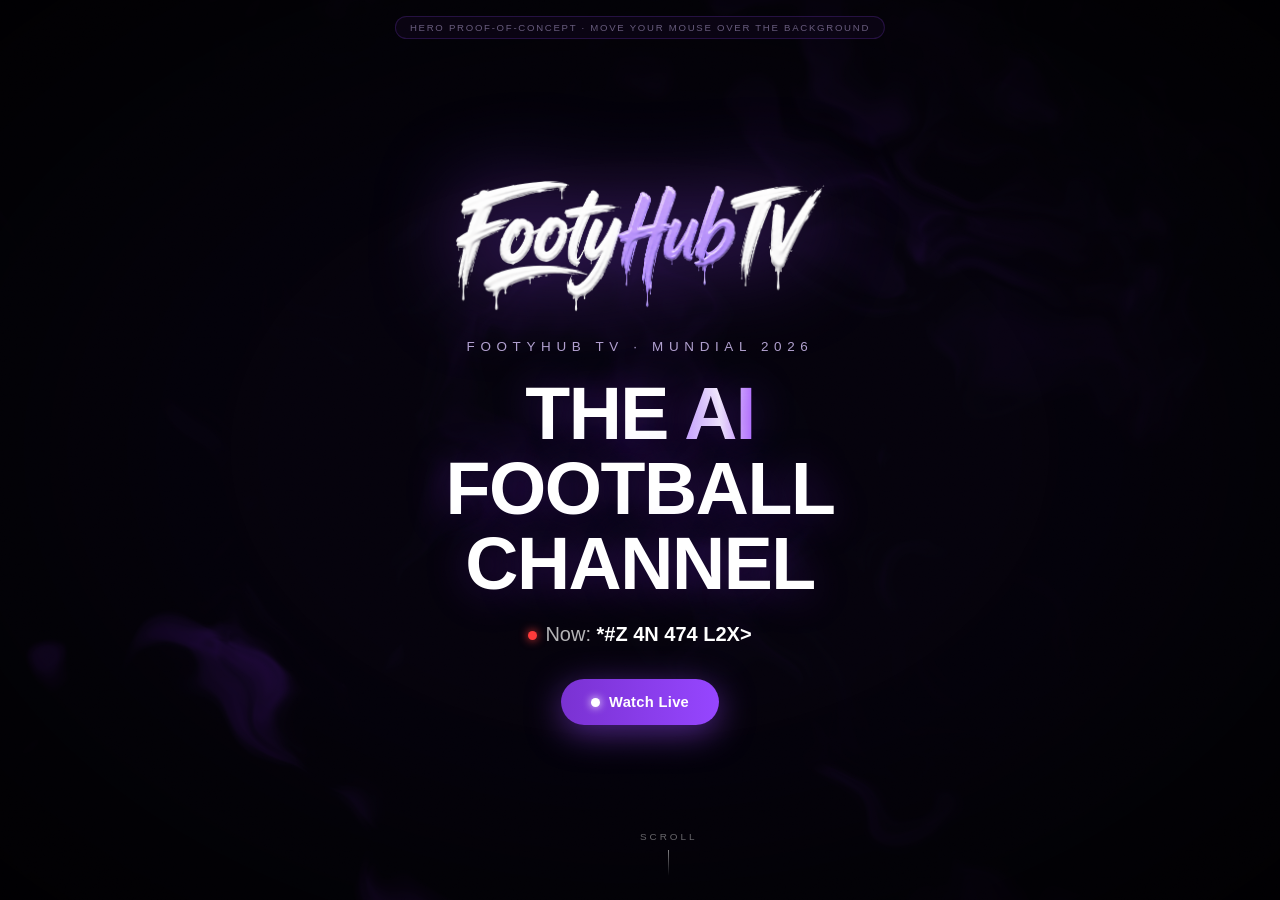
<file: poc-hero.html>
<!DOCTYPE html>
<html lang="en">
<head>
<meta charset="UTF-8">
<meta name="viewport" content="width=device-width, initial-scale=1.0">
<title>FootyHub TV — Hero proof-of-concept</title>
<style>
  *{margin:0;padding:0;box-sizing:border-box}
  html,body{height:100%}
  body{background:#05030a;color:#fff;font-family:'Segoe UI',-apple-system,BlinkMacSystemFont,sans-serif;overflow:hidden}

  /* WebGL violet shader canvas */
  #gl{position:fixed;inset:0;width:100%;height:100%;z-index:0;display:block}

  /* film grain + vignette over the shader */
  .grain{position:fixed;inset:0;z-index:1;pointer-events:none;opacity:.05;mix-blend-mode:overlay;
    background-image:url("data:image/svg+xml,%3Csvg xmlns='http://www.w3.org/2000/svg' width='180' height='180'%3E%3Cfilter id='n'%3E%3CfeTurbulence type='fractalNoise' baseFrequency='0.85' numOctaves='2' stitchTiles='stitch'/%3E%3C/filter%3E%3Crect width='100%25' height='100%25' filter='url(%23n)'/%3E%3C/svg%3E")}
  .vignette{position:fixed;inset:0;z-index:1;pointer-events:none;
    background:radial-gradient(ellipse at center,transparent 45%,rgba(0,0,0,.55) 100%)}

  /* hero content */
  .hero{position:relative;z-index:2;height:100%;display:flex;flex-direction:column;
    align-items:center;justify-content:center;text-align:center;padding:24px;gap:22px}
  .logo{width:min(86vw,380px);height:auto;filter:drop-shadow(0 0 40px rgba(150,70,255,.5));
    opacity:0;transform:translateY(20px) scale(.96);animation:rise 1s cubic-bezier(.2,.8,.2,1) .1s forwards}
  .kicker{font-size:clamp(.66rem,1.6vw,.84rem);letter-spacing:.42em;text-transform:uppercase;
    color:rgba(220,200,255,.8);opacity:0;animation:rise 1s ease .35s forwards}
  .headline{font-size:clamp(1.9rem,6.5vw,4.6rem);font-weight:800;line-height:1.02;letter-spacing:-.02em;
    max-width:14ch;text-shadow:0 2px 40px rgba(120,40,220,.4);opacity:0;animation:rise 1s ease .5s forwards}
  .headline .ai{background:linear-gradient(90deg,#c9a8ff,#fff,#b06bff);-webkit-background-clip:text;background-clip:text;-webkit-text-fill-color:transparent}
  .rotate{font-size:clamp(.95rem,2.4vw,1.25rem);color:rgba(255,255,255,.7);font-weight:300;
    min-height:1.4em;opacity:0;animation:rise 1s ease .7s forwards}
  .rotate .rotword{color:#fff;font-weight:600;font-variant-numeric:tabular-nums}
  .rotate .live{display:inline-block;width:9px;height:9px;border-radius:50%;background:#ff3b3b;
    box-shadow:0 0 10px #ff3b3b;margin-right:8px;animation:blink 1.2s infinite;vertical-align:middle}
  @keyframes blink{50%{opacity:.3}}

  .btn{margin-top:6px;display:inline-flex;align-items:center;gap:9px;padding:15px 30px;border-radius:50px;
    font-size:.92rem;font-weight:700;letter-spacing:.02em;color:#fff;text-decoration:none;cursor:pointer;
    background:linear-gradient(90deg,#7a32d2,#9646ff);box-shadow:0 8px 34px rgba(150,70,255,.5);
    opacity:0;animation:rise 1s ease .9s forwards;transition:transform .25s cubic-bezier(.2,.8,.2,1),box-shadow .25s;will-change:transform}
  .btn:hover{box-shadow:0 12px 44px rgba(150,70,255,.7)}
  .btn .pdot{width:9px;height:9px;border-radius:50%;background:#fff;box-shadow:0 0 8px #fff;animation:blink 1.2s infinite}

  .scrollhint{position:fixed;bottom:24px;left:50%;transform:translateX(-50%);z-index:2;
    font-size:.62rem;letter-spacing:.3em;text-transform:uppercase;color:rgba(255,255,255,.4);
    opacity:0;animation:rise 1s ease 1.2s forwards}
  .scrollhint::after{content:'';display:block;width:1px;height:26px;margin:8px auto 0;
    background:linear-gradient(rgba(255,255,255,.5),transparent);animation:drop 1.8s ease-in-out infinite}
  @keyframes drop{0%{transform:scaleY(0);transform-origin:top}50%{transform:scaleY(1);transform-origin:top}50.1%{transform-origin:bottom}100%{transform:scaleY(0);transform-origin:bottom}}

  @keyframes rise{to{opacity:1;transform:translateY(0) scale(1)}}

  .note{position:fixed;top:16px;left:50%;transform:translateX(-50%);z-index:3;font-size:.6rem;
    letter-spacing:.18em;text-transform:uppercase;color:rgba(220,200,255,.45);
    background:rgba(15,8,28,.6);border:1px solid rgba(150,70,255,.2);padding:5px 14px;border-radius:50px}

  @media(prefers-reduced-motion:reduce){
    .logo,.kicker,.headline,.rotate,.btn,.scrollhint{animation-duration:.01ms;opacity:1;transform:none}
  }
</style>
</head>
<body>
<canvas id="gl"></canvas>
<div class="grain"></div>
<div class="vignette"></div>
<div class="note">Hero proof-of-concept · move your mouse over the background</div>

<section class="hero">
  <img class="logo" src="logo-trans.png" alt="FootyHub TV">
  <div class="kicker" id="kicker">FOOTYHUB TV · MUNDIAL 2026</div>
  <h1 class="headline">THE <span class="ai">AI</span> FOOTBALL CHANNEL</h1>
  <div class="rotate"><span class="live"></span>Now: <span class="rotword" id="rot">LIA on the call</span></div>
  <a class="btn magnetic" href="#"><span class="pdot"></span> Watch Live</a>
</section>
<div class="scrollhint">scroll</div>

<script>
// ─── WebGL flowing violet shader ───────────────────────────────
const canvas = document.getElementById('gl');
const gl = canvas.getContext('webgl', { antialias:false, alpha:false });
const VS = `attribute vec2 a; void main(){ gl_Position = vec4(a,0.0,1.0); }`;
const FS = `
precision highp float;
uniform float uTime; uniform vec2 uRes; uniform vec2 uMouse;
vec2 hash(vec2 p){ p=vec2(dot(p,vec2(127.1,311.7)),dot(p,vec2(269.5,183.3))); return -1.0+2.0*fract(sin(p)*43758.5453123); }
float noise(vec2 p){ vec2 i=floor(p),f=fract(p); vec2 u=f*f*(3.0-2.0*f);
  return mix(mix(dot(hash(i+vec2(0.0,0.0)),f-vec2(0.0,0.0)),dot(hash(i+vec2(1.0,0.0)),f-vec2(1.0,0.0)),u.x),
             mix(dot(hash(i+vec2(0.0,1.0)),f-vec2(0.0,1.0)),dot(hash(i+vec2(1.0,1.0)),f-vec2(1.0,1.0)),u.x),u.y); }
float fbm(vec2 p){ float v=0.0,a=0.5; for(int i=0;i<5;i++){ v+=a*noise(p); p*=2.0; a*=0.5; } return v; }
void main(){
  vec2 uv = gl_FragCoord.xy/uRes.xy;
  vec2 p = uv; p.x *= uRes.x/uRes.y;
  float t = uTime*0.05;
  vec2 q = vec2(fbm(p + t), fbm(p + vec2(5.2,1.3) - t));
  vec2 r = vec2(fbm(p + 3.5*q + vec2(1.7,9.2) + 0.15*t), fbm(p + 3.5*q + vec2(8.3,2.8) - 0.12*t));
  float f = fbm(p + 3.5*r);
  float m = distance(uv, uMouse);
  f += 0.18*smoothstep(0.55,0.0,m);
  vec3 c1 = vec3(0.02,0.01,0.05);
  vec3 c2 = vec3(0.33,0.09,0.62);
  vec3 c3 = vec3(0.64,0.31,1.0);
  vec3 col = mix(c1,c2, smoothstep(0.0,0.7,f));
  col = mix(col,c3, smoothstep(0.55,1.15,f)*0.9);
  float d = distance(uv, vec2(0.5));
  col *= 1.0 - 0.55*d*d*2.0;
  gl_FragColor = vec4(col,1.0);
}`;
function sh(type,src){ const s=gl.createShader(type); gl.shaderSource(s,src); gl.compileShader(s);
  if(!gl.getShaderParameter(s,gl.COMPILE_STATUS)) console.error(gl.getShaderInfoLog(s)); return s; }
const prog=gl.createProgram();
gl.attachShader(prog,sh(gl.VERTEX_SHADER,VS)); gl.attachShader(prog,sh(gl.FRAGMENT_SHADER,FS));
gl.linkProgram(prog); gl.useProgram(prog);
const buf=gl.createBuffer(); gl.bindBuffer(gl.ARRAY_BUFFER,buf);
gl.bufferData(gl.ARRAY_BUFFER,new Float32Array([-1,-1, 3,-1, -1,3]),gl.STATIC_DRAW);
const aLoc=gl.getAttribLocation(prog,'a'); gl.enableVertexAttribArray(aLoc); gl.vertexAttribPointer(aLoc,2,gl.FLOAT,false,0,0);
const uTime=gl.getUniformLocation(prog,'uTime'), uRes=gl.getUniformLocation(prog,'uRes'), uMouse=gl.getUniformLocation(prog,'uMouse');
let mouse=[0.5,0.55], mt=[0.5,0.55];
function resize(){ const dpr=Math.min(window.devicePixelRatio||1,2);
  canvas.width=Math.floor(innerWidth*dpr); canvas.height=Math.floor(innerHeight*dpr); gl.viewport(0,0,canvas.width,canvas.height); }
addEventListener('resize',resize); resize();
addEventListener('pointermove',e=>{ mt=[e.clientX/innerWidth, 1.0-e.clientY/innerHeight]; });
const t0=performance.now();
function frame(){ const t=(performance.now()-t0)/1000;
  mouse[0]+=(mt[0]-mouse[0])*0.05; mouse[1]+=(mt[1]-mouse[1])*0.05;
  gl.uniform1f(uTime,t); gl.uniform2f(uRes,canvas.width,canvas.height); gl.uniform2f(uMouse,mouse[0],mouse[1]);
  gl.drawArrays(gl.TRIANGLES,0,3); requestAnimationFrame(frame); }
frame();

// ─── Scramble / decode text ────────────────────────────────────
const RM = matchMedia('(prefers-reduced-motion: reduce)').matches;
const GLYPHS='ABCDEFGHIJKLMNOPQRSTUVWXYZ0123456789#@%&*/<>';
function scramble(el, text, dur=900, delay=0){
  if(RM){ el.textContent=text; return; }
  const len=text.length; let start=null;
  setTimeout(()=>{ requestAnimationFrame(function step(ts){
    if(!start) start=ts; const p=Math.min((ts-start)/dur,1); const reveal=p*len; let out='';
    for(let i=0;i<len;i++){ const ch=text[i];
      if(ch===' '){ out+=' '; } else if(i < reveal-1.5){ out+=ch; } else { out+=GLYPHS[(Math.random()*GLYPHS.length)|0]; } }
    el.textContent=out; if(p<1) requestAnimationFrame(step); else el.textContent=text;
  }); }, delay);
}
// decode the kicker on load
scramble(document.getElementById('kicker'), 'FOOTYHUB TV · MUNDIAL 2026', 1100, 500);
// rotating "Now:" line — cycles through the cast with a decode each time
const rot=document.getElementById('rot');
const lines=['LIA on the call','VICTOR breaking it down','48 nations in the stands','you, in the chat'];
let li=0;
if(!RM){ setInterval(()=>{ li=(li+1)%lines.length; scramble(rot, lines[li], 650); }, 2600); }

// ─── Magnetic button ───────────────────────────────────────────
if(!RM){ document.querySelectorAll('.magnetic').forEach(btn=>{
  btn.addEventListener('pointermove',e=>{ const r=btn.getBoundingClientRect();
    const x=e.clientX-r.left-r.width/2, y=e.clientY-r.top-r.height/2;
    btn.style.transform=`translate(${x*0.32}px, ${y*0.4}px)`; });
  btn.addEventListener('pointerleave',()=>{ btn.style.transform='translate(0,0)'; });
}); }
</script>
</body>
</html>
</file>
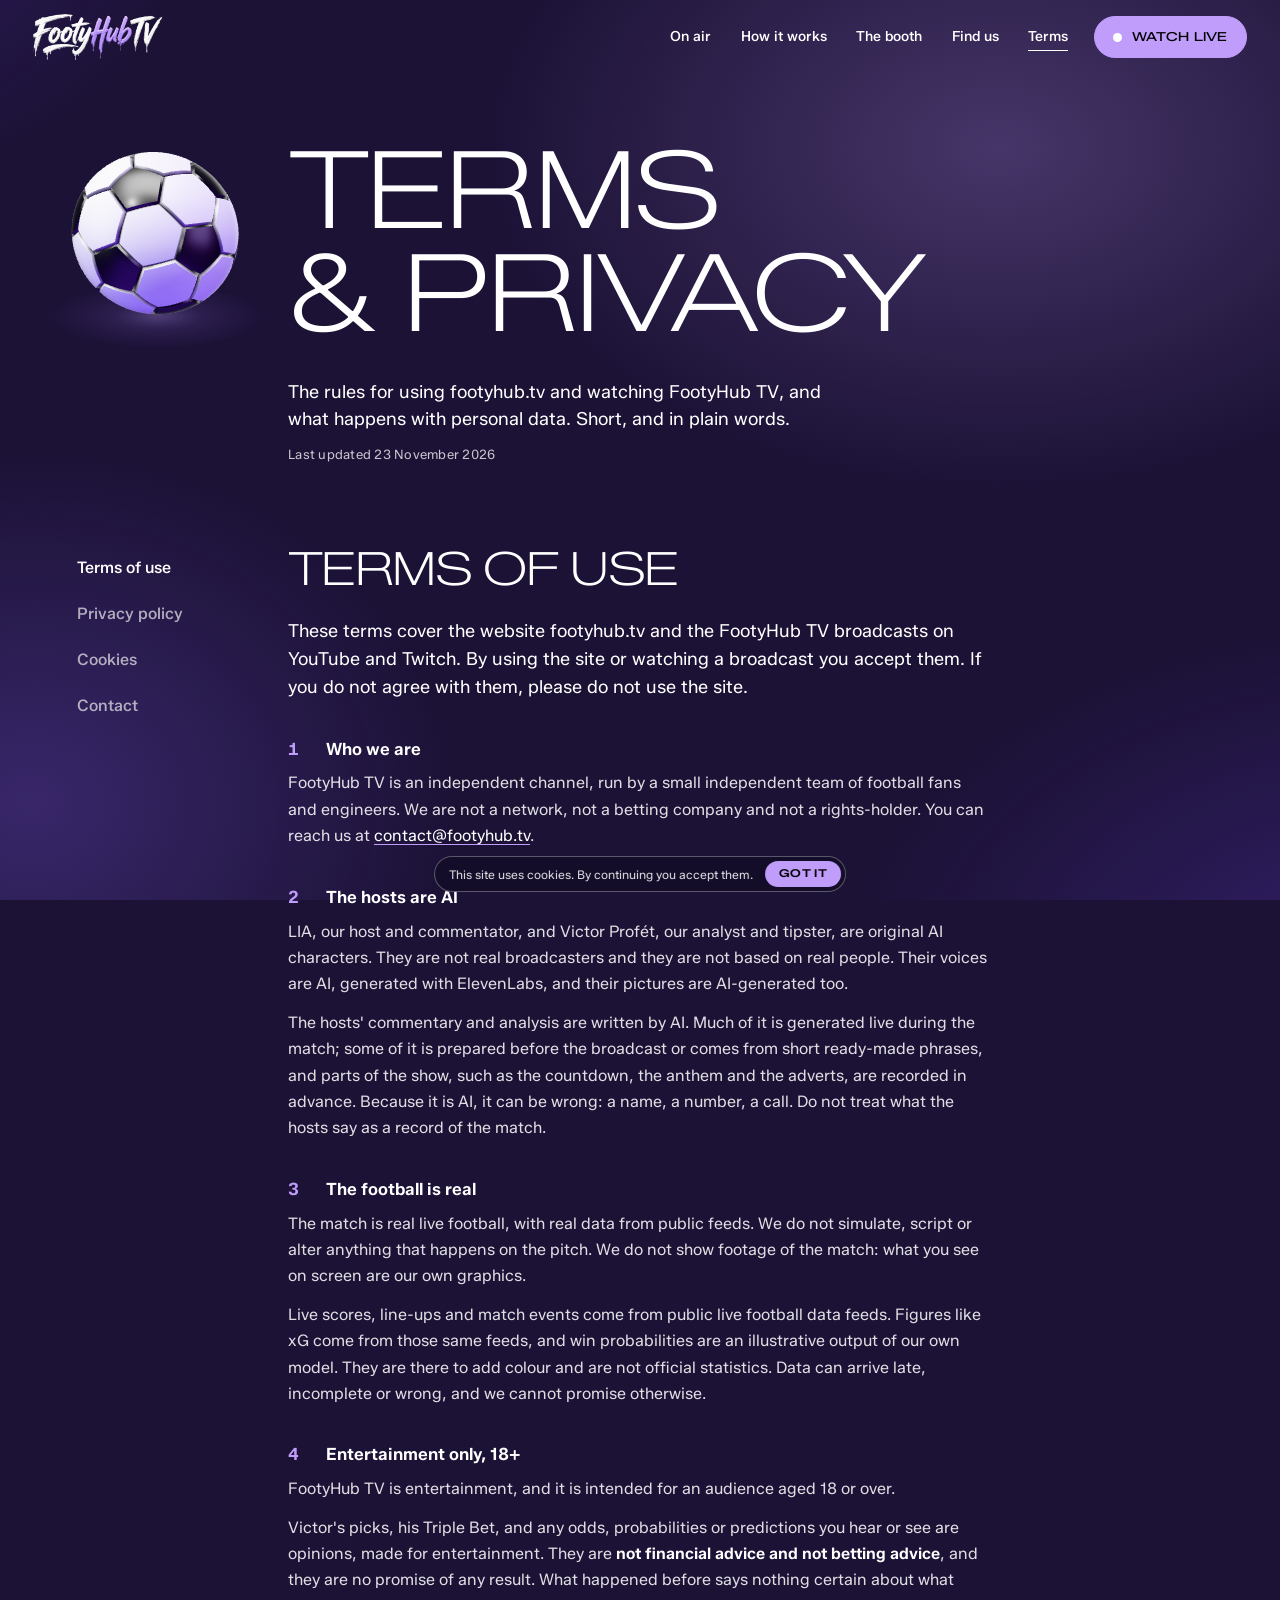
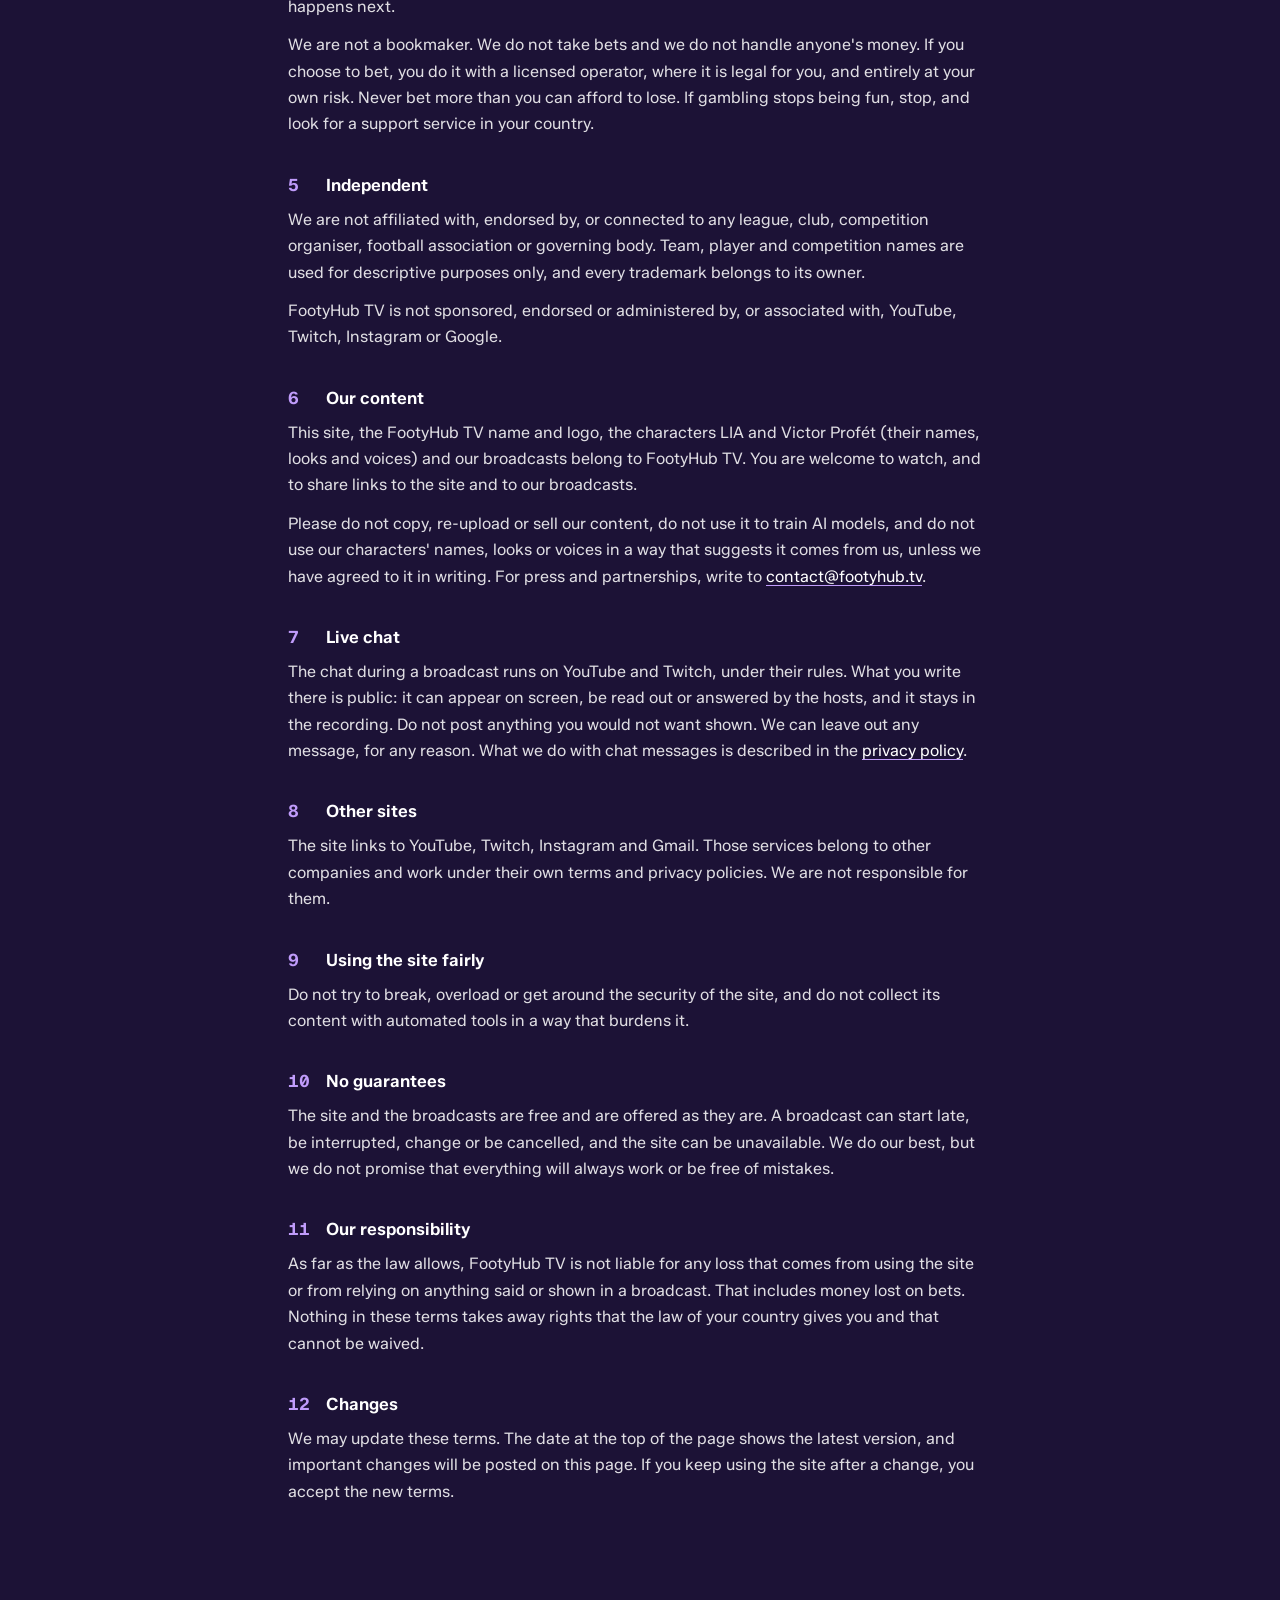
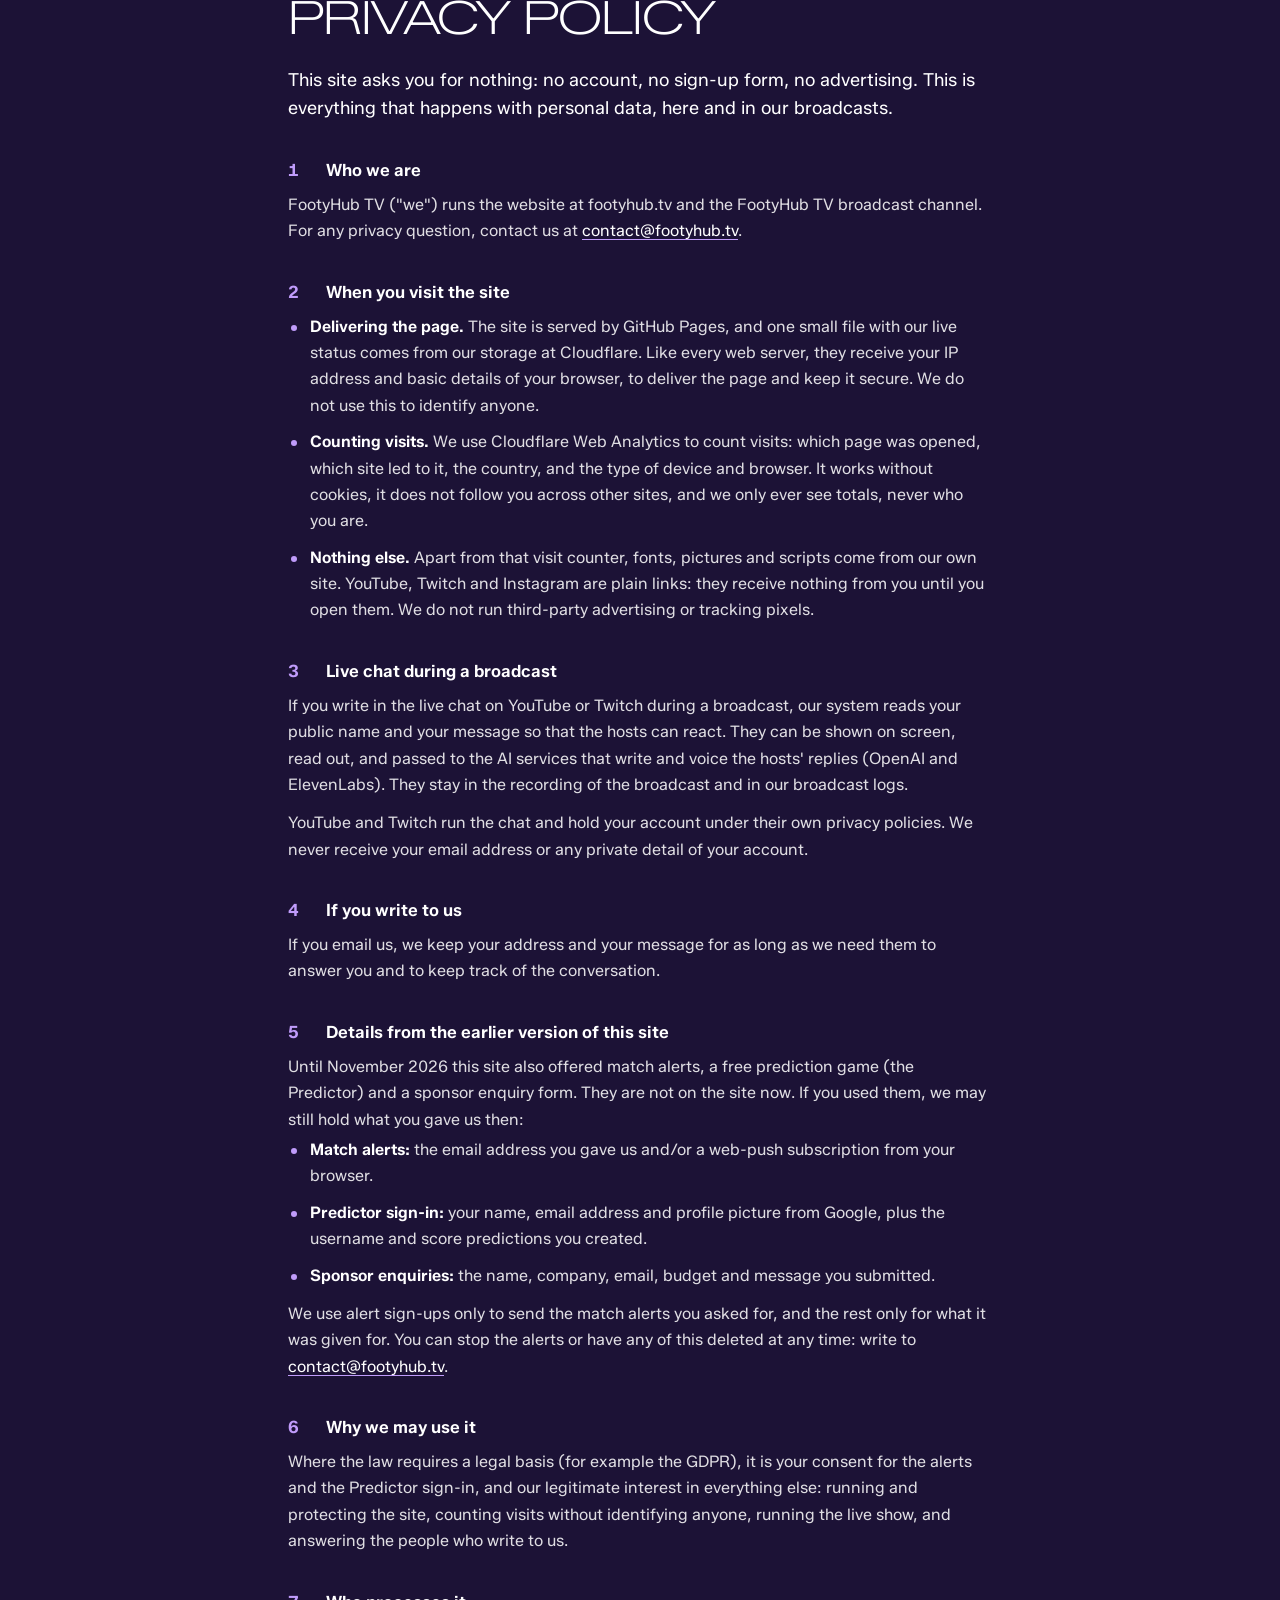
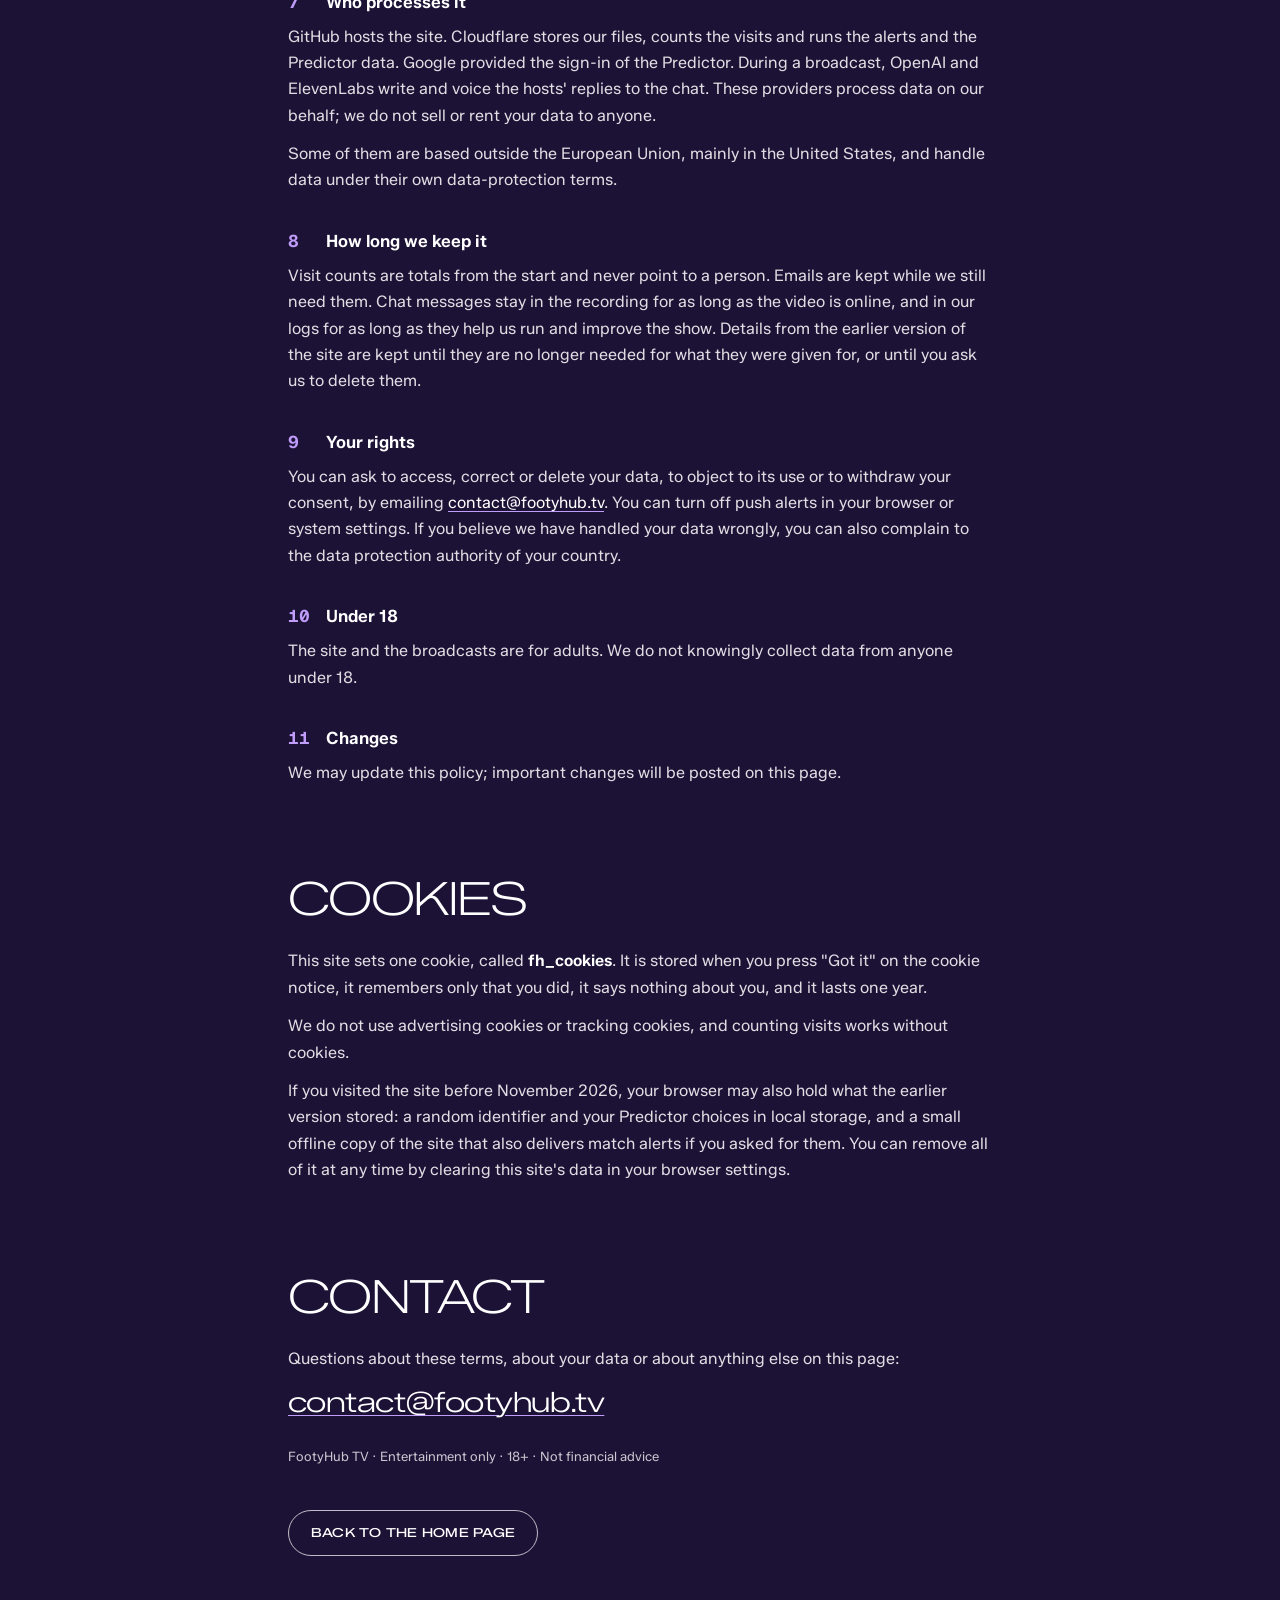
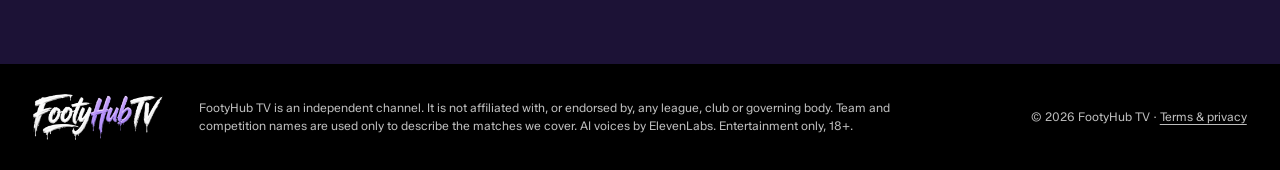
<file: terms.html>
<!DOCTYPE html>
<html lang="en" class="dark" data-theme="dark">
<head>
<meta charset="utf-8">
<meta name="viewport" content="width=device-width, initial-scale=1, viewport-fit=cover">
<!-- The page is dark by design and says so, so that browser dark modes and dark-mode add-ons leave it exactly as it is. -->
<meta name="color-scheme" content="dark">
<meta name="darkreader-lock">
<meta name="theme-color" content="#1C1236">
<title>Terms &amp; privacy | FootyHub TV</title>
<meta name="description" content="The terms of use, privacy policy and cookie information of FootyHub TV, the AI football channel.">
<meta property="og:title" content="Terms &amp; privacy | FootyHub TV">
<meta property="og:description" content="The terms of use, privacy policy and cookie information of FootyHub TV.">
<meta property="og:type" content="website">
<meta property="og:site_name" content="FootyHub TV">
<meta property="og:url" content="https://footyhub.tv/terms.html">
<meta property="og:image" content="https://footyhub.tv/og-image.png">
<meta name="twitter:card" content="summary_large_image">
<link rel="canonical" href="https://footyhub.tv/terms.html">
<link rel="manifest" href="manifest.json">
<link rel="apple-touch-icon" href="icon-192.png">
<link rel="preload" href="assets/fonts/ZalandoSansExpanded-latin.woff2" as="font" type="font/woff2" crossorigin>
<link rel="preload" href="assets/fonts/ZalandoSans-latin.woff2" as="font" type="font/woff2" crossorigin>
<link rel="icon" href="assets/img/icon-192.png" type="image/png">
<link rel="stylesheet" href="css/site.css?v=fed4ee05ea">
<script>document.documentElement.classList.add('js');</script>
</head>
<body class="page-legal">
<a class="skip" href="#main">Skip to content</a>
<div class="stage-bg" aria-hidden="true"><i></i></div>
<canvas id="gl" aria-hidden="true"></canvas>

<header class="nav" data-nav>
  <a class="nav__logo" href="./" aria-label="FootyHub TV, home">
    <img src="assets/img/logo.webp" width="905" height="320" alt="FootyHub TV">
  </a>
  <nav class="nav__links" aria-label="Site">
    <a href="./#on-air">On air</a>
    <a href="./#how">How it works</a>
    <a href="./#lia">The booth</a>
    <a href="./#find">Find us</a>
    <a href="terms.html" aria-current="true">Terms</a>
  </nav>
  <a class="pill pill--nav" href="https://www.youtube.com/@FootyHub_TV/live" target="_blank" rel="noopener" data-watch>
    <span class="dot" data-live-dot aria-hidden="true"></span><span data-watch-label>Watch live</span>
  </a>
</header>

<main id="main" class="legal">

  <header class="legal__head" data-section="title">
    <!-- The ball waits beside the title; once the page scrolls it takes its place in the list of parts.
         On a wide screen it has a column of its own on the left, straight above that list, so it never rolls
         over a word on its way down; on a phone it stands right after the first word. -->
    <i class="anchor legal__spot legal__spot--side" data-anchor="title" aria-hidden="true"></i>
    <div class="legal__top">
      <h1 class="display legal__title" aria-label="Terms and privacy">
        <span class="l" style="--i:0" aria-hidden="true"><span>Terms<i class="anchor legal__spot legal__spot--line" data-anchor="title"></i></span></span>
        <span class="l" style="--i:1" aria-hidden="true"><span>&amp; privacy</span></span>
      </h1>
      <p class="legal__lead reveal" style="--d:450">The rules for using footyhub.tv and watching FootyHub TV, and what happens with personal data. Short, and in plain words.</p>
      <p class="legal__date reveal" style="--d:600">Last updated 23 November 2026</p>
    </div>
  </header>

  <div class="legal__grid">

    <!-- the parts of the page. The ball marks the one being read. -->
    <nav class="toc" aria-label="On this page">
      <a href="#terms"><i class="toc__slot" data-slot aria-hidden="true"></i><span class="toc__long">Terms of use</span><span class="toc__short">Terms</span></a>
      <a href="#privacy"><i class="toc__slot" data-slot aria-hidden="true"></i><span class="toc__long">Privacy policy</span><span class="toc__short">Privacy</span></a>
      <a href="#cookies"><i class="toc__slot" data-slot aria-hidden="true"></i><span class="toc__long">Cookies</span><span class="toc__short">Cookies</span></a>
      <a href="#contact"><i class="toc__slot" data-slot aria-hidden="true"></i><span class="toc__long">Contact</span><span class="toc__short">Contact</span></a>
    </nav>

    <div class="legal__text">

      <section class="legal__part" id="terms" data-part data-section="terms">
        <h2>Terms of use</h2>
        <p class="legal__intro">These terms cover the website footyhub.tv and the FootyHub TV broadcasts on YouTube and Twitch. By using the site or watching a broadcast you accept them. If you do not agree with them, please do not use the site.</p>

        <h3><span>1</span>Who we are</h3>
        <p>FootyHub TV is an independent channel, run by a small independent team of football fans and engineers. We are not a network, not a betting company and not a rights-holder. You can reach us at <a href="mailto:contact@footyhub.tv">contact@footyhub.tv</a>.</p>

        <h3><span>2</span>The hosts are AI</h3>
        <p>LIA, our host and commentator, and Victor Profét, our analyst and tipster, are original AI characters. They are not real broadcasters and they are not based on real people. Their voices are AI, generated with ElevenLabs, and their pictures are AI-generated too.</p>
        <p>The hosts' commentary and analysis are written by AI. Much of it is generated live during the match; some of it is prepared before the broadcast or comes from short ready-made phrases, and parts of the show, such as the countdown, the anthem and the adverts, are recorded in advance. Because it is AI, it can be wrong: a name, a number, a call. Do not treat what the hosts say as a record of the match.</p>

        <h3><span>3</span>The football is real</h3>
        <p>The match is real live football, with real data from public feeds. We do not simulate, script or alter anything that happens on the pitch. We do not show footage of the match: what you see on screen are our own graphics.</p>
        <p>Live scores, line-ups and match events come from public live football data feeds. Figures like xG come from those same feeds, and win probabilities are an illustrative output of our own model. They are there to add colour and are not official statistics. Data can arrive late, incomplete or wrong, and we cannot promise otherwise.</p>

        <h3><span>4</span>Entertainment only, 18+</h3>
        <p>FootyHub TV is entertainment, and it is intended for an audience aged 18 or over.</p>
        <p>Victor's picks, his Triple Bet, and any odds, probabilities or predictions you hear or see are opinions, made for entertainment. They are <b>not financial advice and not betting advice</b>, and they are no promise of any result. What happened before says nothing certain about what happens next.</p>
        <p>We are not a bookmaker. We do not take bets and we do not handle anyone's money. If you choose to bet, you do it with a licensed operator, where it is legal for you, and entirely at your own risk. Never bet more than you can afford to lose. If gambling stops being fun, stop, and look for a support service in your country.</p>

        <h3><span>5</span>Independent</h3>
        <p>We are not affiliated with, endorsed by, or connected to any league, club, competition organiser, football association or governing body. Team, player and competition names are used for descriptive purposes only, and every trademark belongs to its owner.</p>
        <p>FootyHub TV is not sponsored, endorsed or administered by, or associated with, YouTube, Twitch, Instagram or Google.</p>

        <h3><span>6</span>Our content</h3>
        <p>This site, the FootyHub TV name and logo, the characters LIA and Victor Profét (their names, looks and voices) and our broadcasts belong to FootyHub TV. You are welcome to watch, and to share links to the site and to our broadcasts.</p>
        <p>Please do not copy, re-upload or sell our content, do not use it to train AI models, and do not use our characters' names, looks or voices in a way that suggests it comes from us, unless we have agreed to it in writing. For press and partnerships, write to <a href="mailto:contact@footyhub.tv">contact@footyhub.tv</a>.</p>

        <h3><span>7</span>Live chat</h3>
        <p>The chat during a broadcast runs on YouTube and Twitch, under their rules. What you write there is public: it can appear on screen, be read out or answered by the hosts, and it stays in the recording. Do not post anything you would not want shown. We can leave out any message, for any reason. What we do with chat messages is described in the <a href="#privacy">privacy policy</a>.</p>

        <h3><span>8</span>Other sites</h3>
        <p>The site links to YouTube, Twitch, Instagram and Gmail. Those services belong to other companies and work under their own terms and privacy policies. We are not responsible for them.</p>

        <h3><span>9</span>Using the site fairly</h3>
        <p>Do not try to break, overload or get around the security of the site, and do not collect its content with automated tools in a way that burdens it.</p>

        <h3><span>10</span>No guarantees</h3>
        <p>The site and the broadcasts are free and are offered as they are. A broadcast can start late, be interrupted, change or be cancelled, and the site can be unavailable. We do our best, but we do not promise that everything will always work or be free of mistakes.</p>

        <h3><span>11</span>Our responsibility</h3>
        <p>As far as the law allows, FootyHub TV is not liable for any loss that comes from using the site or from relying on anything said or shown in a broadcast. That includes money lost on bets. Nothing in these terms takes away rights that the law of your country gives you and that cannot be waived.</p>

        <h3><span>12</span>Changes</h3>
        <p>We may update these terms. The date at the top of the page shows the latest version, and important changes will be posted on this page. If you keep using the site after a change, you accept the new terms.</p>
      </section>

      <section class="legal__part" id="privacy" data-part data-section="privacy">
        <h2>Privacy policy</h2>
        <p class="legal__intro">This site asks you for nothing: no account, no sign-up form, no advertising. This is everything that happens with personal data, here and in our broadcasts.</p>

        <h3><span>1</span>Who we are</h3>
        <p>FootyHub TV ("we") runs the website at footyhub.tv and the FootyHub TV broadcast channel. For any privacy question, contact us at <a href="mailto:contact@footyhub.tv">contact@footyhub.tv</a>.</p>

        <h3><span>2</span>When you visit the site</h3>
        <ul>
          <li><b>Delivering the page.</b> The site is served by GitHub Pages, and one small file with our live status comes from our storage at Cloudflare. Like every web server, they receive your IP address and basic details of your browser, to deliver the page and keep it secure. We do not use this to identify anyone.</li>
          <li><b>Counting visits.</b> We use Cloudflare Web Analytics to count visits: which page was opened, which site led to it, the country, and the type of device and browser. It works without cookies, it does not follow you across other sites, and we only ever see totals, never who you are.</li>
          <li><b>Nothing else.</b> Apart from that visit counter, fonts, pictures and scripts come from our own site. YouTube, Twitch and Instagram are plain links: they receive nothing from you until you open them. We do not run third-party advertising or tracking pixels.</li>
        </ul>

        <h3><span>3</span>Live chat during a broadcast</h3>
        <p>If you write in the live chat on YouTube or Twitch during a broadcast, our system reads your public name and your message so that the hosts can react. They can be shown on screen, read out, and passed to the AI services that write and voice the hosts' replies (OpenAI and ElevenLabs). They stay in the recording of the broadcast and in our broadcast logs.</p>
        <p>YouTube and Twitch run the chat and hold your account under their own privacy policies. We never receive your email address or any private detail of your account.</p>

        <h3><span>4</span>If you write to us</h3>
        <p>If you email us, we keep your address and your message for as long as we need them to answer you and to keep track of the conversation.</p>

        <h3><span>5</span>Details from the earlier version of this site</h3>
        <p>Until November 2026 this site also offered match alerts, a free prediction game (the Predictor) and a sponsor enquiry form. They are not on the site now. If you used them, we may still hold what you gave us then:</p>
        <ul>
          <li><b>Match alerts:</b> the email address you gave us and/or a web-push subscription from your browser.</li>
          <li><b>Predictor sign-in:</b> your name, email address and profile picture from Google, plus the username and score predictions you created.</li>
          <li><b>Sponsor enquiries:</b> the name, company, email, budget and message you submitted.</li>
        </ul>
        <p>We use alert sign-ups only to send the match alerts you asked for, and the rest only for what it was given for. You can stop the alerts or have any of this deleted at any time: write to <a href="mailto:contact@footyhub.tv">contact@footyhub.tv</a>.</p>

        <h3><span>6</span>Why we may use it</h3>
        <p>Where the law requires a legal basis (for example the GDPR), it is your consent for the alerts and the Predictor sign-in, and our legitimate interest in everything else: running and protecting the site, counting visits without identifying anyone, running the live show, and answering the people who write to us.</p>

        <h3><span>7</span>Who processes it</h3>
        <p>GitHub hosts the site. Cloudflare stores our files, counts the visits and runs the alerts and the Predictor data. Google provided the sign-in of the Predictor. During a broadcast, OpenAI and ElevenLabs write and voice the hosts' replies to the chat. These providers process data on our behalf; we do not sell or rent your data to anyone.</p>
        <p>Some of them are based outside the European Union, mainly in the United States, and handle data under their own data-protection terms.</p>

        <h3><span>8</span>How long we keep it</h3>
        <p>Visit counts are totals from the start and never point to a person. Emails are kept while we still need them. Chat messages stay in the recording for as long as the video is online, and in our logs for as long as they help us run and improve the show. Details from the earlier version of the site are kept until they are no longer needed for what they were given for, or until you ask us to delete them.</p>

        <h3><span>9</span>Your rights</h3>
        <p>You can ask to access, correct or delete your data, to object to its use or to withdraw your consent, by emailing <a href="mailto:contact@footyhub.tv">contact@footyhub.tv</a>. You can turn off push alerts in your browser or system settings. If you believe we have handled your data wrongly, you can also complain to the data protection authority of your country.</p>

        <h3><span>10</span>Under 18</h3>
        <p>The site and the broadcasts are for adults. We do not knowingly collect data from anyone under 18.</p>

        <h3><span>11</span>Changes</h3>
        <p>We may update this policy; important changes will be posted on this page.</p>
      </section>

      <section class="legal__part" id="cookies" data-part data-section="cookies">
        <h2>Cookies</h2>
        <p>This site sets one cookie, called <b>fh_cookies</b>. It is stored when you press "Got it" on the cookie notice, it remembers only that you did, it says nothing about you, and it lasts one year.</p>
        <p>We do not use advertising cookies or tracking cookies, and counting visits works without cookies.</p>
        <p>If you visited the site before November 2026, your browser may also hold what the earlier version stored: a random identifier and your Predictor choices in local storage, and a small offline copy of the site that also delivers match alerts if you asked for them. You can remove all of it at any time by clearing this site's data in your browser settings.</p>
      </section>

      <section class="legal__part legal__part--last" id="contact" data-part data-section="contact">
        <h2>Contact</h2>
        <p>Questions about these terms, about your data or about anything else on this page:</p>
        <p class="legal__mail"><a href="https://mail.google.com/mail/?view=cm&amp;fs=1&amp;to=contact@footyhub.tv" target="_blank" rel="noopener" data-mail="contact@footyhub.tv">contact@footyhub.tv</a></p>
        <p class="legal__sign">FootyHub TV · Entertainment only · 18+ · Not financial advice</p>
        <p><a class="pill pill--ghost legal__back" href="./">Back to the home page</a></p>
      </section>

    </div>
  </div>

</main>

<footer class="foot">
  <img class="foot__logo" src="assets/img/logo.webp" width="905" height="320" alt="FootyHub TV" loading="lazy">
  <p class="foot__legal">FootyHub TV is an independent channel. It is not affiliated with, or endorsed by, any league, club or governing body. Team and competition names are used only to describe the matches we cover. AI voices by ElevenLabs. Entertainment only, 18+.</p>
  <p class="foot__copy">© 2026 FootyHub TV · <a href="terms.html" aria-current="page">Terms &amp; privacy</a></p>
</footer>

<!-- cookie notice: one small framed line with a single button. The only cookie it leads to is the one that remembers the click. -->
<div class="cookies" data-cookies role="region" aria-label="Cookies" hidden>
  <p>This site uses cookies. By continuing you accept them.</p>
  <button class="cookies__ok" type="button" data-cookies-ok>Got it</button>
</div>

<script type="module" src="js/legal.js?v=120a35b641"></script>
</body>
</html>
</file>
<file: css/site.css>
/* FootyHub TV — site v2 prototype
   A night stage: deep violet, white type, the logo's mauve as the accent, black for objects.
   Type: Zalando Sans (OFL), expanded cut for display. */

@font-face {
  font-family: "Zalando Sans Expanded";
  src: url("../assets/fonts/ZalandoSansExpanded-latin.woff2") format("woff2");
  font-weight: 200 900; font-style: normal; font-display: swap;
  unicode-range: U+0000-00FF, U+0131, U+0152-0153, U+02BB-02BC, U+02C6, U+02DA, U+02DC, U+0304, U+0308, U+0329, U+2000-206F, U+20AC, U+2122, U+2191, U+2193, U+2212, U+2215, U+FEFF, U+FFFD;
}
@font-face {
  font-family: "Zalando Sans Expanded";
  src: url("../assets/fonts/ZalandoSansExpanded-latin-ext.woff2") format("woff2");
  font-weight: 200 900; font-style: normal; font-display: swap;
  unicode-range: U+0100-02BA, U+02BD-02C5, U+02C7-02CC, U+02CE-02D7, U+02DD-02FF, U+1D00-1DBF, U+1E00-1E9F, U+1EF2-1EFF, U+2020, U+20A0-20AB, U+20AD-20C0, U+2113, U+2C60-2C7F, U+A720-A7FF;
}
@font-face {
  font-family: "Zalando Sans";
  src: url("../assets/fonts/ZalandoSans-latin.woff2") format("woff2");
  font-weight: 200 900; font-style: normal; font-display: swap;
  unicode-range: U+0000-00FF, U+0131, U+0152-0153, U+02BB-02BC, U+02C6, U+02DA, U+02DC, U+0304, U+0308, U+0329, U+2000-206F, U+20AC, U+2122, U+2191, U+2193, U+2212, U+2215, U+FEFF, U+FFFD;
}
@font-face {
  font-family: "Zalando Sans";
  src: url("../assets/fonts/ZalandoSans-latin-ext.woff2") format("woff2");
  font-weight: 200 900; font-style: normal; font-display: swap;
  unicode-range: U+0100-02BA, U+02BD-02C5, U+02C7-02CC, U+02CE-02D7, U+02DD-02FF, U+1D00-1DBF, U+1E00-1E9F, U+1EF2-1EFF, U+2020, U+20A0-20AB, U+20AD-20C0, U+2113, U+2C60-2C7F, U+A720-A7FF;
}

/* The page IS dark, and says so in every way a browser or a dark-mode add-on looks for.
   That is what keeps it identical for visitors with and without a dark mode: there is nothing left to convert. */
:root { color-scheme: dark; }
@media (prefers-color-scheme: dark) { :root { color-scheme: dark; } }
html, body { background-color: #1c1236; }

:root {
  --stage: #1c1236;          /* deep violet */
  --mauve: #c09cfb;          /* the "Hub" of the logo */
  --ink: #fff;
  --ink-2: rgba(255, 255, 255, .76);
  --rule: rgba(255, 255, 255, .26);
  --live: #e8112d;
  --display: "Zalando Sans Expanded", "Segoe UI", Arial, sans-serif;
  --body: "Zalando Sans", "Segoe UI", Arial, sans-serif;
  --pad: clamp(18px, 2.6vw, 44px);
  --out: cubic-bezier(.16, 1, .3, 1);
  --vh: 1vh;
}
@supports (height: 1svh) { :root { --vh: 1svh; } }

*, *::before, *::after { box-sizing: border-box; }
html { -webkit-text-size-adjust: 100%; text-size-adjust: 100%; overflow-x: clip; }
html.lenis, html.lenis body { height: auto; }
.lenis.lenis-smooth { scroll-behavior: auto !important; }
.lenis.lenis-stopped { overflow: hidden; }
body {
  margin: 0; color: var(--ink);
  font: 400 1rem/1.5 var(--body); overflow-x: clip;
  -webkit-font-smoothing: antialiased; -moz-osx-font-smoothing: grayscale;
}
h1, h2, h3, p, ul, ol { margin: 0; }
ul, ol { padding: 0; list-style: none; }
a { color: inherit; }
img { max-width: 100%; height: auto; }
button { font: inherit; color: inherit; }
::selection { background: var(--mauve); color: #000; }
:focus-visible { outline: 2px solid #fff; outline-offset: 4px; border-radius: 4px; }
.pill:focus-visible { outline-offset: 3px; border-radius: 999px; }

.skip { position: fixed; left: 12px; top: -80px; z-index: 100; background: #fff; color: #000; padding: 12px 18px; border-radius: 999px; text-decoration: none; }
.skip:focus { top: 12px; }

/* ── the stage ───────────────────────────────────────────────────────── */
.stage-bg { position: fixed; inset: 0; z-index: 0; overflow: hidden; pointer-events: none; background-color: #1c1236; }
.stage-bg i {
  position: absolute; inset: -20%; will-change: transform;
  transform: translate3d(calc(var(--bx, 0) * 1%), calc(var(--by, 0) * 1%), 0);
  background-image:
    radial-gradient(40% 38% at 70% 26%, rgba(192, 156, 251, .26), rgba(192, 156, 251, 0) 72%),
    radial-gradient(34% 40% at 16% 78%, rgba(124, 88, 228, .30), rgba(124, 88, 228, 0) 70%),
    radial-gradient(44% 40% at 92% 92%, rgba(92, 56, 196, .36), rgba(92, 56, 196, 0) 70%),
    radial-gradient(30% 30% at 4% 8%, rgba(92, 56, 196, .28), rgba(92, 56, 196, 0) 70%);
}
#gl { position: fixed; left: 0; top: 0; width: 100%; height: 100vh; z-index: 2; pointer-events: none; display: block; }
@supports (height: 1lvh) { #gl { height: 100lvh; } }
.no-webgl #gl { display: none; }

/* ── type ────────────────────────────────────────────────────────────── */
.display, .word, .say { font-family: var(--display); font-weight: 200; text-transform: uppercase; }
.display { font-size: var(--fs); line-height: .94; letter-spacing: -.035em; }
.word { font-size: min(19vw, calc(44 * var(--vh))); line-height: .8; letter-spacing: -.045em; white-space: nowrap; }
.word--lines { line-height: .9; }
.word--lines .ln { display: block; width: max-content; margin-inline: auto; }
.say { font-size: clamp(1.5rem, 3.15vw, 3.1rem); font-weight: 250; line-height: 1.07; letter-spacing: -.02em; text-wrap: balance; }
/* the words that carry the promise: much heavier than the rest, with a sheen, and every few seconds
   a streak of light crosses them. Plain white bold where a browser cannot clip a gradient to text. */
.say b { font-weight: 660; color: #fff; filter: drop-shadow(0 0 .09em rgba(214, 190, 255, .8)) drop-shadow(0 0 .4em rgba(160, 120, 250, .28)); }
@supports ((-webkit-background-clip: text) or (background-clip: text)) {
  .say b {
    /* two fills clipped to the letters: polished metal (white at the top of the capitals, mauve at their foot)
       and, above it, a streak of white light that crosses from left to right. The streak is off the word at
       both ends of its run, so the loop restarts without a jump. */
    background-image:
      linear-gradient(100deg, rgba(255, 255, 255, 0) 40%, #fff 50%, rgba(255, 255, 255, 0) 60%),
      linear-gradient(180deg, #fff 22%, #f0e7ff 50%, #b996ff 84%);
    background-size: 250% 100%, 100% 100%; background-position: 100% 0, 0 0; background-repeat: no-repeat;
    -webkit-background-clip: text; background-clip: text; -webkit-text-fill-color: transparent;
    animation: glint 5.4s ease-in-out infinite; animation-delay: calc(var(--g, 0) * 380ms);
  }
}
@keyframes glint { 0%, 46% { background-position: 100% 0, 0 0; } 82%, 100% { background-position: 0% 0, 0 0; } }

.pill {
  display: inline-flex; align-items: center; justify-content: center; gap: 10px;
  min-height: 46px; padding: 0 22px; border: 1px solid var(--mauve); border-radius: 999px;
  background-color: var(--mauve); color: #000; text-decoration: none; cursor: pointer;
  font: 500 .78rem/1 var(--display); letter-spacing: .02em; text-transform: uppercase; white-space: nowrap;
  transition: background-color .25s, border-color .25s, color .25s, transform .35s var(--out);
}
.pill:hover { background-color: #fff; border-color: #fff; }
.pill:active { transform: scale(.97); }
.pill--ghost { background-color: rgba(255, 255, 255, 0); color: #fff; border-color: rgba(255, 255, 255, .72); }
.pill--ghost:hover { background-color: #fff; border-color: #fff; color: #000; }
.pill--big { min-height: 58px; padding: 0 30px; font-size: .86rem; }
.pill__ico { width: 18px; height: 18px; flex: none; }      /* the logo of the service the button leads to */
.pill--big .pill__ico { width: 21px; height: 21px; }
.pill .arr { transition: transform .35s var(--out); }
.pill:hover .arr { transform: translate(2px, -2px); }
.ico-stop { display: none; }
[aria-pressed="true"] .ico-play { display: none; }
[aria-pressed="true"] .ico-stop { display: block; }

.tag {
  display: inline-flex; align-items: center; min-height: 42px; padding: 0 20px; border: 1px solid rgba(255, 255, 255, .72); border-radius: 999px;
  font: 500 1.0625rem/1 var(--body); letter-spacing: .005em; white-space: nowrap;
}
.fine { font-size: .8125rem; color: var(--ink-2); }

/* ── nav ─────────────────────────────────────────────────────────────── */
.nav {
  position: fixed; left: 0; right: 0; top: 0; z-index: 20;
  display: flex; align-items: center; gap: 26px; padding: 14px var(--pad);
  padding-top: max(14px, env(safe-area-inset-top));
}
/* once content scrolls under it, the bar frosts over so the links stay readable */
.nav::before {
  content: ""; position: absolute; inset: 0 0 -44px; z-index: -1; pointer-events: none;
  background-color: rgba(28, 18, 54, .84); -webkit-backdrop-filter: blur(18px); backdrop-filter: blur(18px);
  -webkit-mask-image: linear-gradient(#000 40%, transparent); mask-image: linear-gradient(#000 40%, transparent);
  opacity: 0; transition: opacity .35s;
}
.nav.is-scrolled::before { opacity: 1; }
.nav__logo { display: block; margin-right: auto; }
.nav__logo img { display: block; height: 46px; width: auto; }
.nav__links { display: flex; gap: clamp(18px, 2.3vw, 36px); font: 500 .875rem/1 var(--body); }
.nav__links a { position: relative; padding: 12px 0; text-decoration: none; }
.nav__links a::after {
  content: ""; position: absolute; left: 0; right: 0; bottom: 5px; height: 1px; background-color: currentColor;
  transform: scaleX(0); transform-origin: 0 50%; transition: transform .35s var(--out);
}
.nav__links a:hover::after, .nav__links a[aria-current="true"]::after { transform: scaleX(1); }
.pill--nav { min-height: 42px; padding: 0 18px; }
.dot { width: 9px; height: 9px; border-radius: 50%; background-color: #fff; }      /* the "live" light: white while off air */
.is-live .dot { background-color: var(--live); box-shadow: 0 0 0 0 rgba(232, 17, 45, .6); animation: pulse 1.6s infinite; }      /* red, and pulsing, only while we really are live */
@keyframes pulse { 70% { box-shadow: 0 0 0 9px rgba(232, 17, 45, 0); } 100% { box-shadow: 0 0 0 0 rgba(232, 17, 45, 0); } }

/* ── hero ────────────────────────────────────────────────────────────── */
.hero {
  --fs: clamp(2.75rem, 9.25vw, 11.5rem);
  position: relative; min-height: calc(100 * var(--vh));
  padding: calc(76px + 7 * var(--vh)) var(--pad) clamp(18px, 3vh, 34px);
  display: flex; flex-direction: column; justify-content: space-between; gap: 28px;
}
.hero .display { position: relative; z-index: 1; }
.l { display: block; padding: .06em 0 .02em; margin: -.06em 0 -.02em; position: relative; }
/* each headline line rises from behind its own lower edge; once it stands, the cut is lifted so the glow of "AI" is whole */
.js .l { clip-path: inset(0 -2em 0 -2em); transition: clip-path 0s linear 1.7s; }
.js .is-in .l { clip-path: inset(-1em -2em -1em -2em); }
.l > span { display: inline-block; }
.l--r { text-align: right; }
/* "1st" is the one flashy thing in the headline: a dark violet, darker than the stage itself, drawn with a
   rim of mauve light around it. The rest of the line, "AI" included, stays plain white. */
.display .first {
  font-weight: 500; color: #140a2e;
  -webkit-text-stroke: .02em #d6beff; paint-order: stroke fill;
  text-shadow: 0 0 .14em rgba(192, 156, 251, .85), 0 0 .5em rgba(140, 100, 245, .45);
}
/* the figure 1 as on a keyboard, with a slanted flag: both of our faces draw it with a long flat arm,
   so this one glyph is set in the system's plain sans */
.display .one { font-family: "Segoe UI", "Helvetica Neue", Helvetica, Arial, sans-serif; font-weight: 600; letter-spacing: 0; }
/* the ordinal is small and raised, its top level with the top of the figure */
.display sup { font-size: .4em; line-height: 1; vertical-align: baseline; position: relative; top: -1.07em; margin-left: .06em; letter-spacing: -.01em; }
.anchor { pointer-events: none; }
/* the ball stands in the gap in the middle of the headline, where the word "football" would be:
   THE FIRST AI (ball) CHANNEL. Its box is placed from the headline's own top-left corner. */
.anchor--ball0 {
  display: block; position: absolute; top: calc(.97 * var(--fs)); width: calc(2.1 * var(--fs)); aspect-ratio: 1;
  /* centred at 44 % of the screen, but never closer than a third of a letter to the word CHANNEL
     (the word is about 5.8 letter-sizes wide and stands against the right edge of the headline) */
  left: min(calc(44vw - var(--pad) - 1.05 * var(--fs)), calc(100vw - 2 * var(--pad) - 8.25 * var(--fs)));
}
.hero__foot { position: relative; z-index: 3; display: grid; grid-template-columns: 1fr auto 1fr; align-items: end; gap: 24px; }
.status { display: grid; gap: 4px; font-size: .875rem; }
.status__k { color: var(--ink-2); }
.status__v { font: 400 1rem/1.25 var(--display); }
.scroll-hint { display: grid; justify-items: center; gap: 6px; text-decoration: none; font: 500 .75rem/1 var(--body); padding: 10px; }
.scroll-hint svg { animation: nudge 1.8s var(--out) infinite; }
@keyframes nudge { 50% { transform: translateY(5px); } }
.hero__copy { justify-self: end; max-width: 27rem; display: grid; gap: 18px; }
.hero__copy p { font-size: 1rem; line-height: 1.45; }
.pills { display: flex; flex-wrap: wrap; gap: 10px; }

/* ── pinned chapters ─────────────────────────────────────────────────── */
/* A chapter's height is one screen, plus exactly the scroll its animation uses (the scripts map that
   distance to the whole animation, with no pause inside), plus --hold: one ordinary scroll gesture during
   which the finished picture rests before the page moves on. --hold is set by the script (330 px for a
   mouse wheel, 360 px for a finger). Checked with _tooling/dead_scroll.py: one rest per chapter, no other.
   --pace (owner 2026-11-22: every chapter should last longer, the visitor did not have time to enjoy it):
   how much scroll the animation of every chapter takes, against the lengths of 2026-11-15 (1 = those).
   One number for the whole page; the scripts read the heights, so nothing else has to follow it. */
:root { --pace: 1.5; }
.chapter { position: relative; height: calc((100 + 78 * var(--pace)) * var(--vh) + var(--hold, 330px)); }
.onair { position: relative; height: calc((100 + 90 * var(--pace)) * var(--vh) + var(--hold, 330px)); }
.pin { position: sticky; top: 0; height: calc(100 * var(--vh)); }
/* The text that is read always stands in front of the ball. Where the ball passes behind it, the letters get a
   dark edge so they stay readable over its white panels; the class is set only there (main.js, haloBehind), so
   the rest of the page looks exactly as before. Bold words keep their glow on top of the edge. */
.over-ball { text-shadow: 0 0 .09em rgba(14, 8, 30, .95), 0 0 .26em rgba(14, 8, 30, .8), 0 0 .5em rgba(14, 8, 30, .45); }
.pin--word { z-index: 1; display: flex; justify-content: center; padding-top: calc(12 * var(--vh)); pointer-events: none; }
.pin--ui { z-index: 3; margin-top: calc(-100 * var(--vh)); pointer-events: none; }
.pin--ui a, .pin--ui button { pointer-events: auto; }
.pin--solo { z-index: 3; }
/* the two photos of a host are laid out inside this box by the scene */
.anchor--duo { position: absolute; left: 49.5%; top: calc(26 * var(--vh)); width: min(50vw, 800px); height: calc(61 * var(--vh)); transform: translateX(-50%); }
.meta { position: absolute; left: var(--pad); bottom: calc(15 * var(--vh)); display: flex; flex-wrap: wrap; align-items: center; gap: 10px; max-width: 19vw; }
.desc { position: absolute; right: var(--pad); bottom: calc(15 * var(--vh)); width: min(24rem, 21vw); display: grid; gap: 12px; font-size: clamp(.9375rem, 1.02vw, 1.125rem); line-height: 1.5; }
/* the line each host is known for, in their own voice */
.desc__quote { font: 300 clamp(1.2rem, 1.7vw, 1.9rem)/1.12 var(--display); letter-spacing: -.02em; color: var(--mauve); text-wrap: balance; }
.actions { position: absolute; left: 50%; bottom: calc(4 * var(--vh)); transform: translateX(-50%); display: flex; gap: 10px; }

.anchor--screen { position: absolute; left: 50%; top: calc(13 * var(--vh)); width: min(80vw, calc(63 * var(--vh) * 16 / 9)); aspect-ratio: 16 / 9; transform: translateX(-50%); }
.callouts { position: absolute; left: var(--pad); right: var(--pad); bottom: calc(5.5 * var(--vh)); display: grid; grid-template-columns: repeat(4, minmax(0, 1fr)); gap: clamp(16px, 2.4vw, 40px); max-width: 1180px; margin-inline: auto; }
.callouts h3 { font: 500 .9375rem/1.2 var(--display); margin-bottom: 6px; padding-top: 12px; border-top: 1px solid #fff; }
.callouts p { font-size: .875rem; line-height: 1.4; color: var(--ink-2); }

.fallback { display: none; }
.no-webgl .anchor--duo { display: flex; justify-content: center; align-items: flex-end; gap: 2%; }
.no-webgl .fallback { display: block; height: 100%; width: auto; max-width: 49%; object-fit: contain; object-position: bottom; }

/* ── statement ───────────────────────────────────────────────────────── */
.statement {
  position: relative; padding: calc(17 * var(--vh)) var(--pad) calc(14 * var(--vh));
  display: grid; grid-template-columns: minmax(0, 7fr) minmax(0, 3fr); column-gap: 6vw;
}
.statement__text, .statement__side { position: relative; z-index: 3; }
.statement__text { display: grid; gap: 1.1em; font-size: clamp(1.5rem, 3.15vw, 3.1rem); }
.statement__side { display: grid; align-content: start; gap: 28px; padding-top: .5rem; font-size: .9375rem; line-height: 1.45; max-width: 19rem; }
.anchor--side { width: min(13vw, 190px); aspect-ratio: 1; }

/* ── the show, in three parts: the ball hops from one to the next ─────── */
.trio { position: relative; height: calc((100 + 84 * var(--pace)) * var(--vh) + var(--hold, 330px)); }
.trio .pin { display: grid; align-content: center; padding: calc(13 * var(--vh)) var(--pad) calc(5 * var(--vh)); }
.trio__list { display: grid; grid-template-columns: repeat(3, minmax(0, 1fr)); gap: clamp(28px, 4.6vw, 88px); align-items: start; }
.trio__item { opacity: .32; transition: opacity .55s; }
.trio__item.is-active { opacity: 1; }
.trio__head { display: grid; gap: 14px; }
.anchor--spot { display: block; width: clamp(76px, 8.6vw, 136px); aspect-ratio: 1; }
.trio__title {
  font: 200 clamp(2.1rem, 4.7vw, 5rem)/.95 var(--display); text-transform: uppercase; letter-spacing: -.035em;
  padding-top: 20px; border-top: 1px solid var(--rule); transition: border-color .55s;
  min-height: calc(1.9em + 20px);      /* room for two lines, so the three lists start level */
}
.trio__item.is-active .trio__title { border-top-color: #fff; }
.trio__body { padding-top: 24px; }
.trio__body li { font-size: clamp(1.1rem, 1.55vw, 1.6rem); line-height: 1.5; }
.trio__body ol { counter-reset: step; }
.trio__body ol li { counter-increment: step; display: grid; grid-template-columns: 1.6em minmax(0, 1fr); }
.trio__body ol li::before { content: counter(step); font-variant-numeric: tabular-nums; color: var(--mauve); }

/* ── the last act: the whole title first, the goal small beneath it; scrolling brings the goal forward ── */
.watch { --title-top: calc(20 * var(--vh)); position: relative; height: calc((100 + 90 * var(--pace)) * var(--vh) + var(--hold, 330px)); }
.watch .pin--word { padding-top: var(--title-top); }
.watch .word { text-align: center; }
/* the box the goal stands in. The title stays readable from start to finish: once the goal has come
   forward its crossbar stands a quarter of a letter-size BELOW the second line, whatever the screen
   (the crossbar is 7 % of the box's width below the top of the box). */
.anchor--goal {
  --gw: min(72vw, calc(108 * var(--vh)));
  position: absolute; left: 50%; transform: translateX(-50%); width: var(--gw); aspect-ratio: 3 / 1.1;
  top: calc(var(--title-top) + var(--word-size, 150px) * 2.05 - var(--gw) * .07);
}
/* the red "on air" light, right after LIVE: a glossy ball that glows */
.live-ball {
  display: inline-block; width: .34em; height: .34em; margin: 0 0 0 .15em; border-radius: 50%; vertical-align: .19em;
  background-color: #e8112d;
  background-image: radial-gradient(circle at 34% 30%, #ff93a0 0%, #f2203b 36%, #cf0e29 74%, #8f0719 100%);
  box-shadow: 0 0 .1em rgba(232, 17, 45, .8), 0 0 .42em rgba(232, 17, 45, .4);
  animation: live-ball 1.8s ease-in-out infinite;
}
@keyframes live-ball { 50% { box-shadow: 0 0 .16em rgba(232, 17, 45, .95), 0 0 .75em rgba(232, 17, 45, .55); } }

/* ── where to watch and follow ───────────────────────────────────────── */
.find {
  position: relative; z-index: 3; padding: 0 var(--pad) calc(6 * var(--vh));
  display: grid; grid-template-columns: minmax(0, 4fr) minmax(0, 7fr); column-gap: 6vw; row-gap: clamp(20px, 3vh, 40px);
  grid-template-areas: ". title" "lead list"; align-items: start;
}
/* the heading sits on the list's left edge, bigger than the names in it, and its arrow points down at them */
.find__title {
  grid-area: title; display: flex; align-items: center; gap: .3em;
  font: 200 clamp(2.4rem, 4.6vw, 4.8rem)/.95 var(--display); text-transform: uppercase; letter-spacing: -.035em;
}
.anchor--find { flex: none; width: .9em; height: .9em; }      /* the ball's last stop: beside the heading, pointing at the list */
.find__title [data-lines] { white-space: nowrap; }             /* three short words: always on one line */
.find__arrow { width: .6em; height: .6em; flex: none; color: var(--mauve); overflow: visible; }
.find__arrow g { animation: nudge-down 1.8s var(--out) infinite; }
@keyframes nudge-down { 50% { transform: translateY(3px); } }
.find__lead { grid-area: lead; display: grid; gap: 22px; justify-items: start; max-width: 22rem; font-size: 1rem; line-height: 1.45; }
.rows { grid-area: list; }
.rows li { border-top: 1px solid var(--rule); }
.rows li:last-child { border-bottom: 1px solid var(--rule); }
.rows a { display: grid; grid-template-columns: 46px minmax(0, 1fr) auto 22px; align-items: center; gap: 16px; padding: 15px 0; text-decoration: none; transition: color .3s; }
.rows a:hover { color: var(--mauve); }
.rows__ico { display: block; width: 34px; height: 34px; transition: transform .45s var(--out); }
/* LIA and Victor: the round bubble they have on the broadcast, with its ring */
.rows__ico--face { width: 40px; height: 40px; border-radius: 50%; object-fit: cover; box-shadow: 0 0 0 1.5px var(--mauve); }
.rows__n { font: 300 clamp(1.3rem, 2.2vw, 2rem)/1 var(--display); letter-spacing: -.02em; text-transform: uppercase; transition: transform .45s var(--out); }
.rows__d { font-size: .875rem; color: var(--ink-2); text-align: right; }
.rows .arr { transition: transform .45s var(--out); }
/* the e-mail row: the address is plain text like the handles in the other rows (no frame around it, the
   owner's choice), followed by a small copy sign and the word "Copy". The three together are one button:
   a click copies the address and the word reads "Copied" for a moment. */
.rows__mail { position: relative; }
.rows__copy {
  position: absolute; right: 38px; top: 50%; transform: translateY(-50%); z-index: 1;
  display: inline-flex; align-items: center; gap: 8px; padding: 8px 0; border: 0; background: none; color: var(--ink-2);
  font: 400 .875rem/1.5 var(--body); cursor: pointer; transition: color .25s;
}
.rows__copy:hover, .rows__copy.is-done { color: #fff; }
.rows__copy svg { width: 14px; height: 14px; flex: none; }
/* wide enough for "Copied", so the address does not move when the word changes */
.rows__copy-label { min-width: 3.5em; text-align: left; font-weight: 500; color: var(--mauve); }
.rows a:hover .rows__n { transform: translateX(8px); }
.rows a:hover .arr { transform: translate(3px, -3px); }

/* ── footer ──────────────────────────────────────────────────────────── */
.foot { position: relative; z-index: 3; background-color: #000; color: #fff; padding: 30px var(--pad) max(30px, env(safe-area-inset-bottom)); display: grid; grid-template-columns: auto minmax(0, 1fr) auto; gap: 36px; align-items: center; }
.foot__logo { height: 46px; width: auto; }
.foot__legal { font-size: .75rem; line-height: 1.5; color: rgba(255, 255, 255, .74); max-width: 46rem; }
.foot__copy { font-size: .75rem; color: rgba(255, 255, 255, .74); white-space: nowrap; }

/* ── cookie notice: one small framed line at the foot of the screen, with a single OK ── */
.cookies {
  position: fixed; left: 50%; bottom: max(8px, env(safe-area-inset-bottom)); z-index: 30; transform: translateX(-50%);
  display: flex; align-items: center; gap: 12px; width: max-content; max-width: calc(100vw - 20px);
  padding: 4px 4px 4px 14px; border: 1px solid rgba(255, 255, 255, .3); border-radius: 999px;
  background-color: rgba(20, 13, 40, .88); -webkit-backdrop-filter: blur(14px); backdrop-filter: blur(14px);
  font-size: .75rem; line-height: 1.25; color: rgba(255, 255, 255, .88);
  transition: opacity .4s, transform .5s var(--out);
}
.cookies[hidden] { display: none; }
.cookies.is-off { opacity: 0; transform: translate(-50%, 10px); pointer-events: none; }
.cookies__ok {
  position: relative; flex: none; min-width: 46px; min-height: 26px; padding: 0 14px; border: 0; border-radius: 999px;
  background-color: var(--mauve); color: #000; font: 600 .68rem/1 var(--display); letter-spacing: .03em; text-transform: uppercase; white-space: nowrap; cursor: pointer;
  transition: background-color .25s;
}
.cookies__ok::after { content: ""; position: absolute; inset: -10px -6px; }      /* a finger-sized target around a small button */
.cookies__ok:hover { background-color: #fff; }
/* while the notice is up, the "Scroll" hint stands just above it; it drops back into place once the notice is gone */
.scroll-hint { position: relative; bottom: 0; }
.js .scroll-hint.reveal { transition: opacity .7s var(--out), transform .9s var(--out), bottom .5s var(--out); transition-delay: calc(var(--d, 0) * 1ms), calc(var(--d, 0) * 1ms), 0s; }
.cookies-open .scroll-hint { bottom: 36px; }

/* ── motion: reveal states (only when scripts run) ───────────────────── */
.js .reveal { opacity: 0; transform: translate3d(0, 20px, 0); transition: opacity .7s var(--out), transform .9s var(--out); transition-delay: calc(var(--d, 0) * 1ms); }
.js .is-in .reveal, .js .reveal.is-in { opacity: 1; transform: none; }
.js .l > span { transform: translate3d(0, 108%, 0); transition: transform 1.1s var(--out); transition-delay: calc(var(--i, 0) * 110ms + 120ms); }
.js .is-in .l > span { transform: none; }
.js .word .ch { display: inline-block; opacity: 0; transform: translate3d(0, 34%, 0); transition: opacity .5s linear, transform 1s var(--out); transition-delay: calc(var(--i, 0) * 45ms); }
.js .is-in .word .ch { opacity: 1; transform: none; }
.js .word .live-ball { opacity: 0; transition: opacity .6s linear .55s; }
.js .is-in .word .live-ball { opacity: 1; }
/* a host's name stands alone first; the texts arrive once the photos have come forward */
.js .chapter:not(.is-up) .reveal, .js .onair:not(.is-flat) .reveal { opacity: 0; transform: translate3d(0, 20px, 0); }
/* text that writes itself: each line is wiped in from the left the moment it is reached, in mauve, then settles to white */
.line { display: block; }
.js .line__in {
  display: inline-block; clip-path: inset(-12% 100% -12% -2%); transform: translate3d(-.35em, 0, 0); color: var(--mauve); opacity: .001;
  transition:
    clip-path 1.05s var(--out) calc(var(--q, 0) * 110ms), transform 1.15s var(--out) calc(var(--q, 0) * 110ms),
    color 1.3s ease calc(var(--q, 0) * 110ms + 280ms), opacity .2s linear calc(var(--q, 0) * 110ms);
}
.js .line.is-in .line__in { clip-path: inset(-12% -2% -12% -2%); transform: none; color: inherit; opacity: 1; }
.js .trio__body li {
  clip-path: inset(-12% 100% -12% -2%); transform: translate3d(-.4em, 0, 0); color: var(--mauve); opacity: .001;
  transition: clip-path 0s linear .5s, transform 0s linear .5s, color 0s linear .5s, opacity .35s linear;
}
.js .trio__item.is-seen .trio__body li {
  clip-path: inset(-12% -2% -12% -2%); transform: none; color: inherit; opacity: 1;
  transition:
    clip-path .95s var(--out) calc(var(--k, 0) * 95ms + 160ms), transform 1.05s var(--out) calc(var(--k, 0) * 95ms + 160ms),
    color 1.2s ease calc(var(--k, 0) * 95ms + 420ms), opacity .2s linear calc(var(--k, 0) * 95ms + 160ms);
}

@media (prefers-reduced-motion: reduce) {
  .js .reveal, .js .l > span, .js .word .ch, .js .word .live-ball { opacity: 1 !important; transform: none !important; transition: none !important; }
  .js .l { clip-path: none !important; }
  .live-ball, .find__arrow g { animation: none; }
  .js .line__in, .js .trio__body li { clip-path: none !important; transform: none !important; opacity: 1 !important; color: inherit !important; transition: none !important; }
  .trio__item { opacity: 1; }
  .scroll-hint svg, .is-live .dot, .say b { animation: none; }
}

/* ── medium screens ──────────────────────────────────────────────────── */
@media (max-width: 1180px) {
  .desc { width: min(17rem, 22vw); }
  .anchor--duo { width: 48vw; }
}

/* ── phones and narrow tablets: its own layout, not a shrunken desktop ── */
@media (max-width: 860px) {
  /* of the menu only "Terms" stays here: plain text, right beside the Watch live button (owner, 2026-11-16) */
  .nav { gap: 10px; }
  .nav__links a { display: none; }
  .nav__links a[href="terms.html"] { display: block; padding: 14px 4px; }
  .nav__links a[href="terms.html"]::after { left: 4px; right: 4px; bottom: 8px; }
  .nav__logo img { height: 38px; }

  .display { line-height: .96; }
  /* here the headline reads top to bottom: THE FIRST AI, the ball, CHANNEL */
  .hero { --fs: 13.4vw; padding-top: calc(70px + 3 * var(--vh)); justify-content: flex-start; gap: 0; }
  .l--r { text-align: left; }
  .l--gap { display: none; }
  .anchor--ball0 { position: relative; left: auto; top: auto; width: 100%; aspect-ratio: auto; height: calc(24 * var(--vh)); margin: calc(1 * var(--vh)) 0 calc(11 * var(--vh)); }
  .hero .display { margin-bottom: 18px; }
  .hero__foot { grid-template-columns: 1fr; gap: 20px; margin-top: auto; }
  .hero__copy { justify-self: start; max-width: 30rem; order: 1; }
  .status { order: 2; }
  .scroll-hint { display: none; }
  /* both buttons, with their logos, on one line */
  .pills { flex-wrap: nowrap; gap: 8px; }
  .pills .pill { flex: 1 1 auto; padding: 0 14px; gap: 8px; }
  .pills .pill .arr { display: none; }

  .chapter { height: calc((100 + 75 * var(--pace)) * var(--vh) + var(--hold, 360px)); }
  .onair { height: calc((100 + 82 * var(--pace)) * var(--vh) + var(--hold, 360px)); }
  .pin--word { padding-top: calc(10 * var(--vh)); }
  /* the photos start a little over half-way down the name, so the letters show above and beside them */
  .pin--ui {
    display: grid; grid-template-columns: minmax(0, 1fr); grid-template-rows: auto auto auto auto; align-content: start; gap: 12px;
    padding: calc(10 * var(--vh) + var(--word-h, 90px) * .7) var(--pad) max(16px, env(safe-area-inset-bottom));
  }
  .anchor--duo { position: relative; left: auto; top: auto; transform: none; width: 100%; height: calc(34 * var(--vh)); }
  .meta, .desc, .actions { position: static; transform: none; width: auto; max-width: none; }
  .meta { margin-top: 12px; }
  .tag { min-height: 40px; padding: 0 18px; font-size: 1rem; }
  .desc { font-size: 1rem; max-width: 34rem; gap: 8px; }
  .desc__quote { font-size: 1.25rem; }
  .actions .pill { flex: 1 1 0; padding: 0 14px; gap: 8px; }
  .actions { max-width: 34rem; }

  .onair .pin--ui { grid-template-rows: auto auto; align-content: center; padding-top: calc(12 * var(--vh)); gap: 18px; }
  .anchor--screen { position: relative; left: auto; top: auto; transform: none; width: 100%; }
  .callouts { position: static; grid-template-columns: repeat(2, minmax(0, 1fr)); gap: 16px; }
  .callouts p { font-size: .8125rem; }

  .statement { grid-template-columns: 1fr; padding-top: calc(12 * var(--vh)); row-gap: 36px; }
  .statement__text { font-size: 7.2vw; }
  .say { font-size: 1em; font-weight: 300; }
  .anchor--side { width: 76px; }      /* the ball rests here, above the closing note, so it never has to wait at the edge of the screen */
  .statement__side { gap: 14px; }

  /* one part open at a time; the ball sits beside the open one */
  /* on a phone one swipe travels a long way: the three parts get about a swipe each, so every list can be read */
  .trio { height: calc((100 + 240 * var(--pace)) * var(--vh) + var(--hold, 360px)); }
  .trio .pin { padding-top: calc(12 * var(--vh)); }
  .trio__list { grid-template-columns: minmax(0, 1fr); gap: 0; }
  .trio__item { border-top: 1px solid var(--rule); padding: 16px 0; }
  .trio__item:last-child { border-bottom: 1px solid var(--rule); }
  .trio__item.is-active { border-top-color: #fff; }
  .trio__head { grid-template-columns: 56px minmax(0, 1fr); align-items: center; gap: 14px; }
  .anchor--spot { width: 56px; }
  .trio__title { border-top: 0; padding-top: 0; font-size: 9.4vw; min-height: 0; }
  .trio__body { display: grid; grid-template-rows: 0fr; padding-top: 0; transition: grid-template-rows .6s var(--out); }
  .trio__body > * { overflow: hidden; min-height: 0; padding-left: 70px; }
  .trio__item.is-active .trio__body { grid-template-rows: 1fr; }
  .trio__body li { font-size: 1.125rem; line-height: 1.55; }
  .trio__body li:first-child { margin-top: 12px; }

  .word--lines .ln { width: auto; }
  .word--lines .w { display: block; width: max-content; margin-inline: auto; }
  /* the title is one word per line here, so the goal's box starts further down */
  .watch { --title-top: calc(15 * var(--vh)); height: calc((100 + 82 * var(--pace)) * var(--vh) + var(--hold, 360px)); }
  .watch .pin--ui { display: block; padding: 0; }
  .anchor--goal { --gw: 92vw; top: calc(var(--title-top) + var(--word-size, 90px) * 3.82 - var(--gw) * .07); }
  .find { grid-template-columns: minmax(0, 1fr); grid-template-areas: "lead" "title" "list"; row-gap: 22px; }
  .find__title { font-size: 9vw; margin-top: 18px; gap: .24em; }
  .find__lead { max-width: none; }
  .find__lead .pill { width: 100%; }
  .rows a { grid-template-columns: 40px minmax(0, 1fr) 20px; column-gap: 14px; row-gap: 4px; padding: 16px 0; }
  .rows__ico { width: 30px; height: 30px; grid-row: 1 / span 2; }
  .rows__ico--face { width: 36px; height: 36px; }
  /* the address sits on the row's second line, under the word EMAIL, like the handles of the other rows */
  .rows__mail a { padding-bottom: calc(16px + 1.3125rem); }      /* room for the address line; the 4 px gap above it is the row's own */
  .rows__copy { right: auto; left: 54px; top: auto; bottom: 8px; transform: none; }
  .rows__n { font-size: 7.2vw; grid-column: 2; }
  .rows__d { grid-column: 2; grid-row: 2; text-align: left; }
  .rows .arr { grid-column: 3; grid-row: 1 / span 2; }

  .foot { grid-template-columns: 1fr; gap: 16px; align-items: start; }

  /* the notice may take two lines here; the first screen keeps its last line clear of it */
  .cookies { border-radius: 18px; }
  .cookies-open .hero { padding-bottom: 62px; }
}

/* the narrowest phones: logo, "Terms" and the Watch live button still share one line */
@media (max-width: 359px) {
  .nav__logo img { height: 30px; }
  .pill--nav { padding: 0 12px; }
}

/* tall, narrow screens (tablets held upright) have room for bigger photos */
@media (min-width: 600px) and (max-width: 860px) and (min-height: 900px) {
  .anchor--duo { height: calc(50 * var(--vh)); }
}

/* short phones: the photos give way so the whole text and the buttons still fit on one screen */
@media (max-width: 860px) and (max-height: 720px) {
  .anchor--duo { height: calc(28 * var(--vh)); }
  .desc { font-size: .9375rem; }
  .desc__quote { display: none; }
  .pin--ui { gap: 8px; }
}

/* ── terms & privacy: a page of its own (terms.html) ─────────────────── */
/* Same stage, same type, same ball. Here the ball is the reader's place-mark in a list of parts that stays on
   screen, so its canvas lies above the text (it only ever stands in the places kept free for it) and below
   the menu bar and the cookie notice. */
.page-legal #gl { z-index: 15; }
.foot__copy a { color: inherit; text-underline-offset: 3px; }
.foot__copy a:hover { color: #fff; }
/* Three columns: the ball's own (with the list of parts under it), the reading column in the middle of the
   page, and air. The title starts on the same line as the text and may run on into the third column. */
.legal {
  position: relative; z-index: 3; padding: calc(76px + 7 * var(--vh)) var(--pad) clamp(70px, 12vh, 140px);
  font-size: clamp(1rem, .5vw + .56rem, 1.22rem);      /* the text grows a little on a big screen */
}
.legal__head, .legal__grid { display: grid; grid-template-columns: minmax(190px, 1fr) minmax(0, 44em) minmax(0, 1fr); column-gap: clamp(28px, 4vw, 80px); align-items: start; }
.legal__head { --fs: min(8.4vw, calc(20 * var(--vh))); margin-bottom: clamp(44px, 9vh, 110px); }
.legal__top { grid-column: 2 / span 2; min-width: 0; }
/* where the ball waits: big, beside the title, straight above the list it then drops into */
.legal__spot--side { grid-column: 1; justify-self: end; width: min(100%, calc(var(--fs) * 1.5)); aspect-ratio: 1; margin-top: calc(var(--fs) * .13); }
.legal__spot--line { display: none; width: .8em; height: .8em; margin-left: .16em; vertical-align: -.07em; }      /* phones: right after the first word */
.legal__lead { max-width: 36rem; margin-top: clamp(22px, 4vh, 40px); font-size: 1.125rem; line-height: 1.5; }
.legal__date { margin-top: 12px; font-size: .8125rem; letter-spacing: .02em; color: var(--ink-2); }
.legal__text { grid-column: 2; min-width: 0; }

/* the parts of the page; the ball stands in the slot of the one being read */
.toc { grid-column: 1; justify-self: end; width: min(100%, 16rem); position: sticky; top: calc(var(--nav-h, 74px) + 50px); display: grid; gap: 2px; }
.toc a { display: flex; align-items: center; gap: 12px; min-height: 44px; text-decoration: none; color: rgba(255, 255, 255, .64); font: 500 1rem/1.2 var(--body); transition: color .3s; }
.toc a:hover, .toc a.is-active { color: #fff; }
.toc__slot { flex: none; width: 32px; height: 32px; border-radius: 50%; }
.toc__short { display: none; }
/* without the ball (no WebGL) nothing is lost: a plain dot marks the part being read */
.no-webgl .toc a.is-active .toc__slot { background-color: var(--mauve); transform: scale(.36); }

.legal__part { padding-bottom: clamp(60px, 10vh, 120px); scroll-margin-top: calc(var(--nav-h, 74px) + 22px); }      /* a part opened by its link starts clear of the menu */
.legal__part--last { padding-bottom: 0; }
.legal__part h2 { margin-bottom: 26px; font: 200 clamp(2rem, 3.6vw, 3.25rem)/1 var(--display); letter-spacing: -.035em; text-transform: uppercase; }
.legal__part h3 { display: flex; gap: .75em; margin: 36px 0 10px; font: 600 1.0625em/1.35 var(--body); }
.legal__part h3 span { flex: none; min-width: 1.5em; color: var(--mauve); font-variant-numeric: tabular-nums; }
.legal__part p, .legal__part li { font-size: 1em; line-height: 1.65; color: rgba(255, 255, 255, .86); }
.legal__part p + p, .legal__part ul + p { margin-top: 12px; }
.legal__part .legal__intro { font-size: 1.125em; line-height: 1.55; color: #fff; }
.legal__part ul { display: grid; gap: 10px; margin-top: 4px; }
.legal__part li { position: relative; padding-left: 1.35em; }
.legal__part li::before { content: ""; position: absolute; left: .2em; top: .7em; width: 6px; height: 6px; border-radius: 50%; background-color: var(--mauve); }
.legal__part b { font-weight: 600; color: #fff; }
.legal__part a:not(.pill) { color: #fff; text-decoration: underline; text-decoration-color: var(--mauve); text-decoration-thickness: 1px; text-underline-offset: 3px; transition: color .25s; }
.legal__part a:not(.pill):hover { color: var(--mauve); }
.legal__part .legal__mail { margin-top: 14px; }
.legal__part .legal__mail a { font: 300 clamp(1.3rem, 2.2vw, 2rem)/1.2 var(--display); letter-spacing: -.02em; }
.legal__part .legal__sign { margin-top: 26px; font-size: .8125rem; color: var(--ink-2); }
.legal__back { margin-top: 30px; }

@media (max-width: 860px) {
  .legal { padding-top: calc(70px + 4 * var(--vh)); }
  .legal__head, .legal__grid { grid-template-columns: minmax(0, 1fr); }
  .legal__head { --fs: 12.6vw; margin-bottom: 30px; }
  .legal__top, .legal__text { grid-column: 1; }
  .legal__spot--side { display: none; }
  .legal__spot--line { display: inline-block; }
  .legal__lead { font-size: 1.0625rem; }
  /* the list of parts becomes a bar that locks right under the menu; the ball sits under the part being read */
  .page-legal .nav::before { inset: 0; -webkit-mask-image: none; mask-image: none; }
  .toc {
    justify-self: stretch; width: auto; top: var(--nav-h, 70px); z-index: 4; display: flex; justify-content: space-between; gap: 6px;
    margin: 0 calc(var(--pad) * -1) 30px; padding: 4px var(--pad) 7px;
    background-color: rgba(28, 18, 54, .92); -webkit-backdrop-filter: blur(16px); backdrop-filter: blur(16px);
    border-bottom: 1px solid rgba(255, 255, 255, .12);
  }
  .toc__long { display: none; }
  .toc__short { display: inline; }
  .toc a { flex: 1 1 0; flex-direction: column-reverse; justify-content: center; gap: 3px; min-height: 52px; font-size: .875rem; }
  .toc__slot { width: 20px; height: 20px; }
  .legal__part { scroll-margin-top: calc(var(--nav-h, 70px) + 76px); }
  .legal__part h2 { margin-bottom: 20px; }
  .legal__part h3 { margin-top: 30px; }
}
</file>
